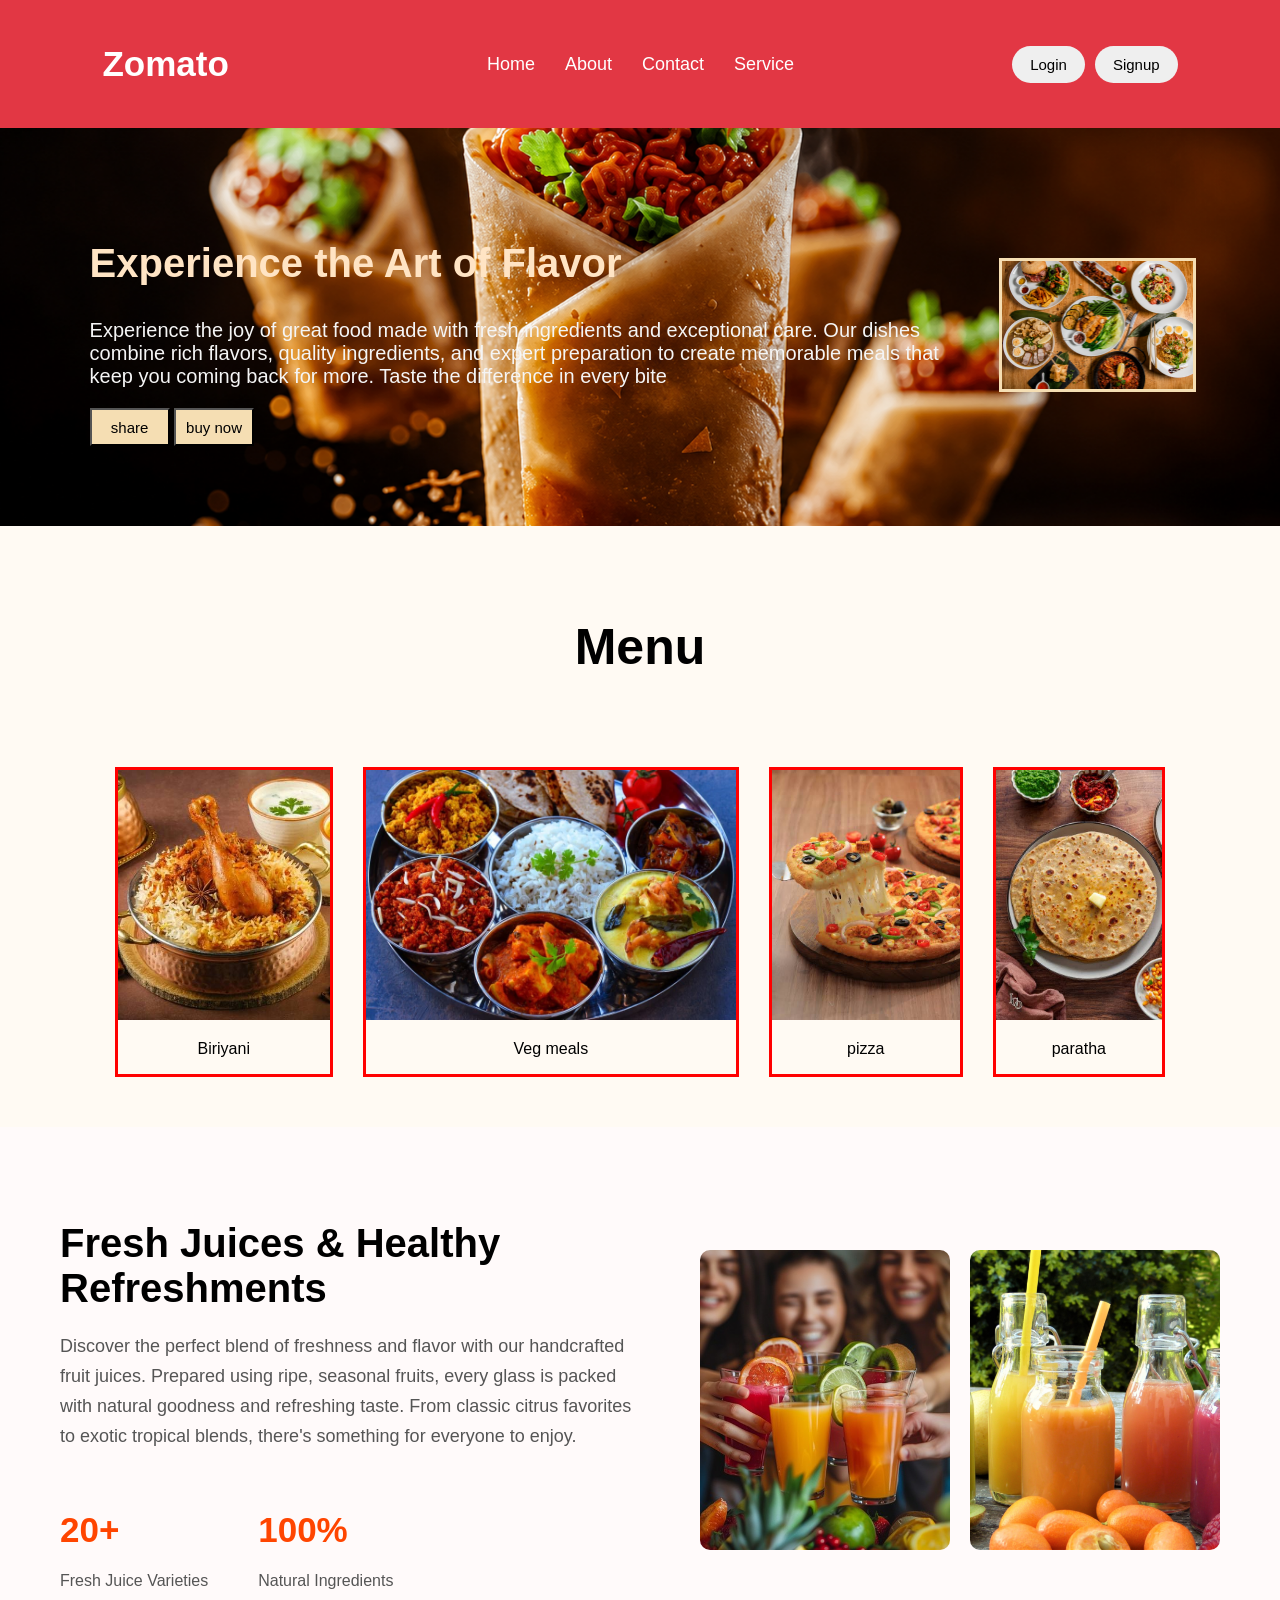
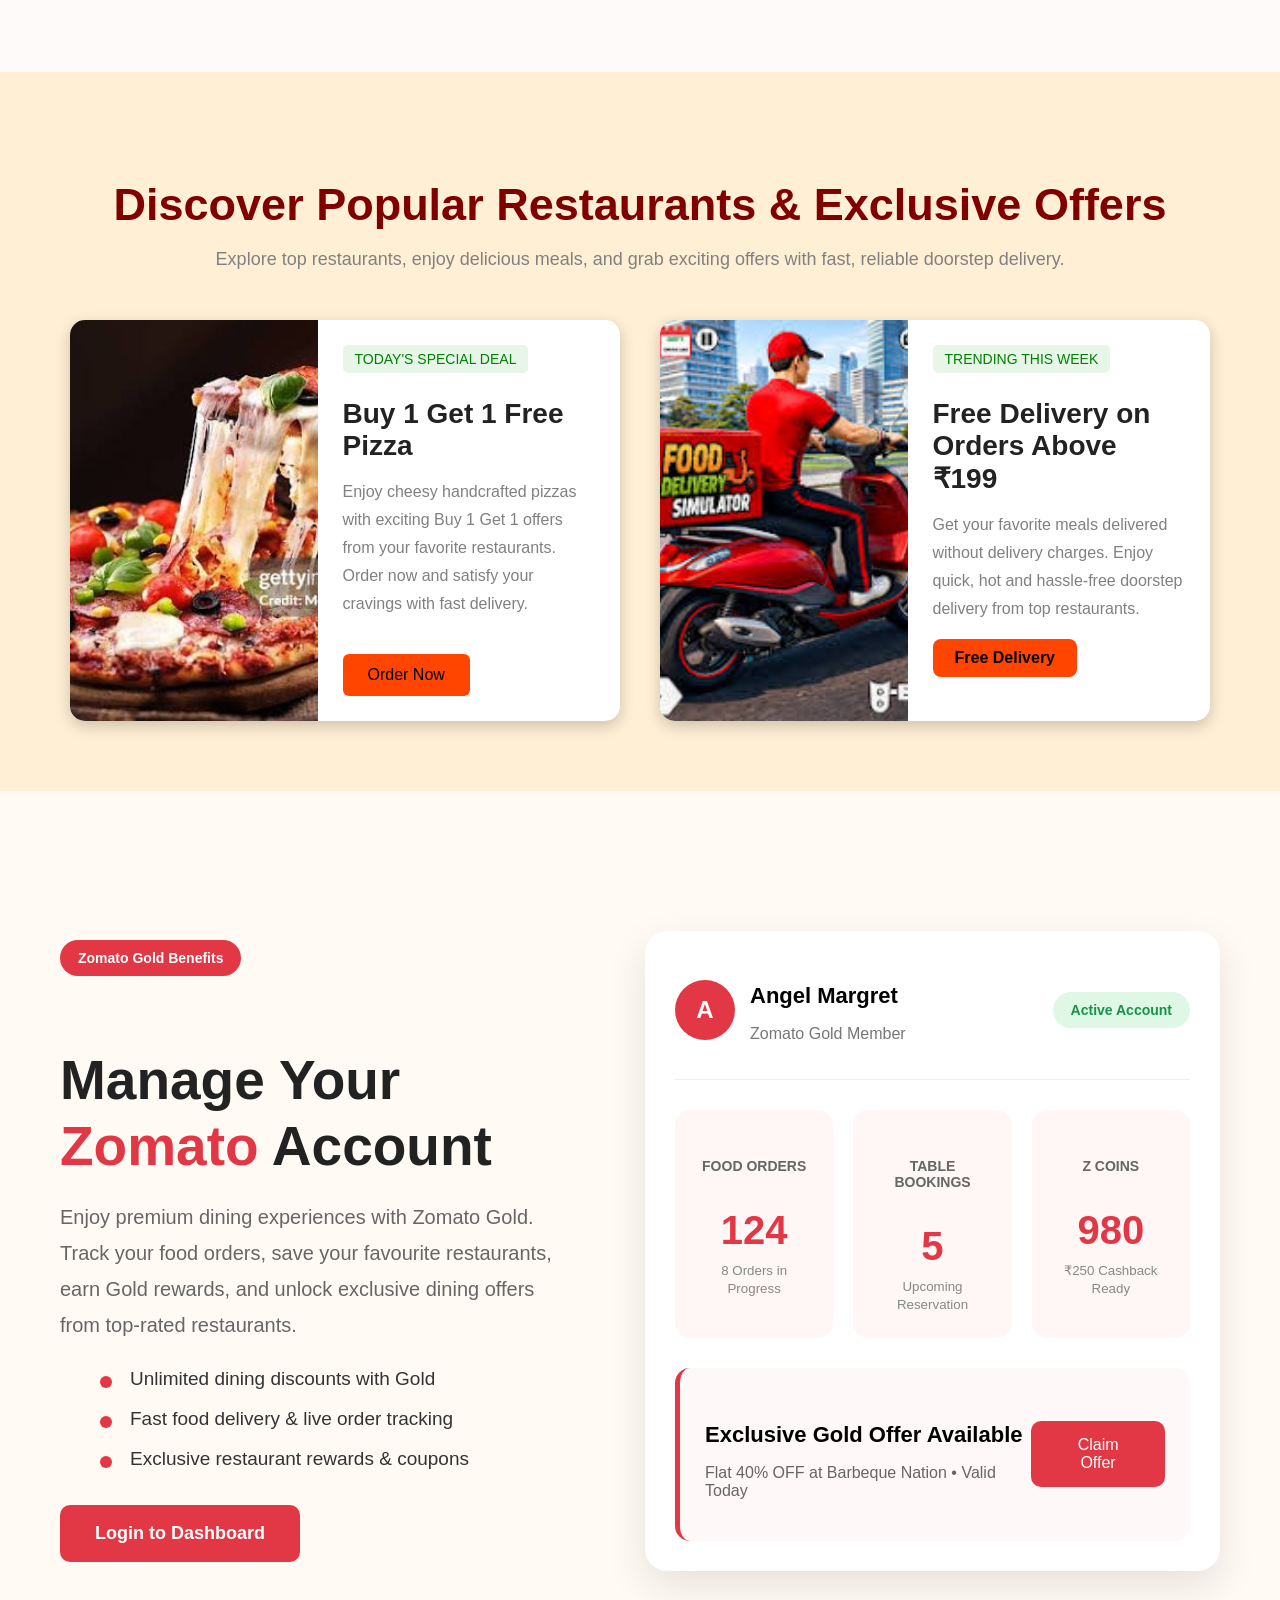
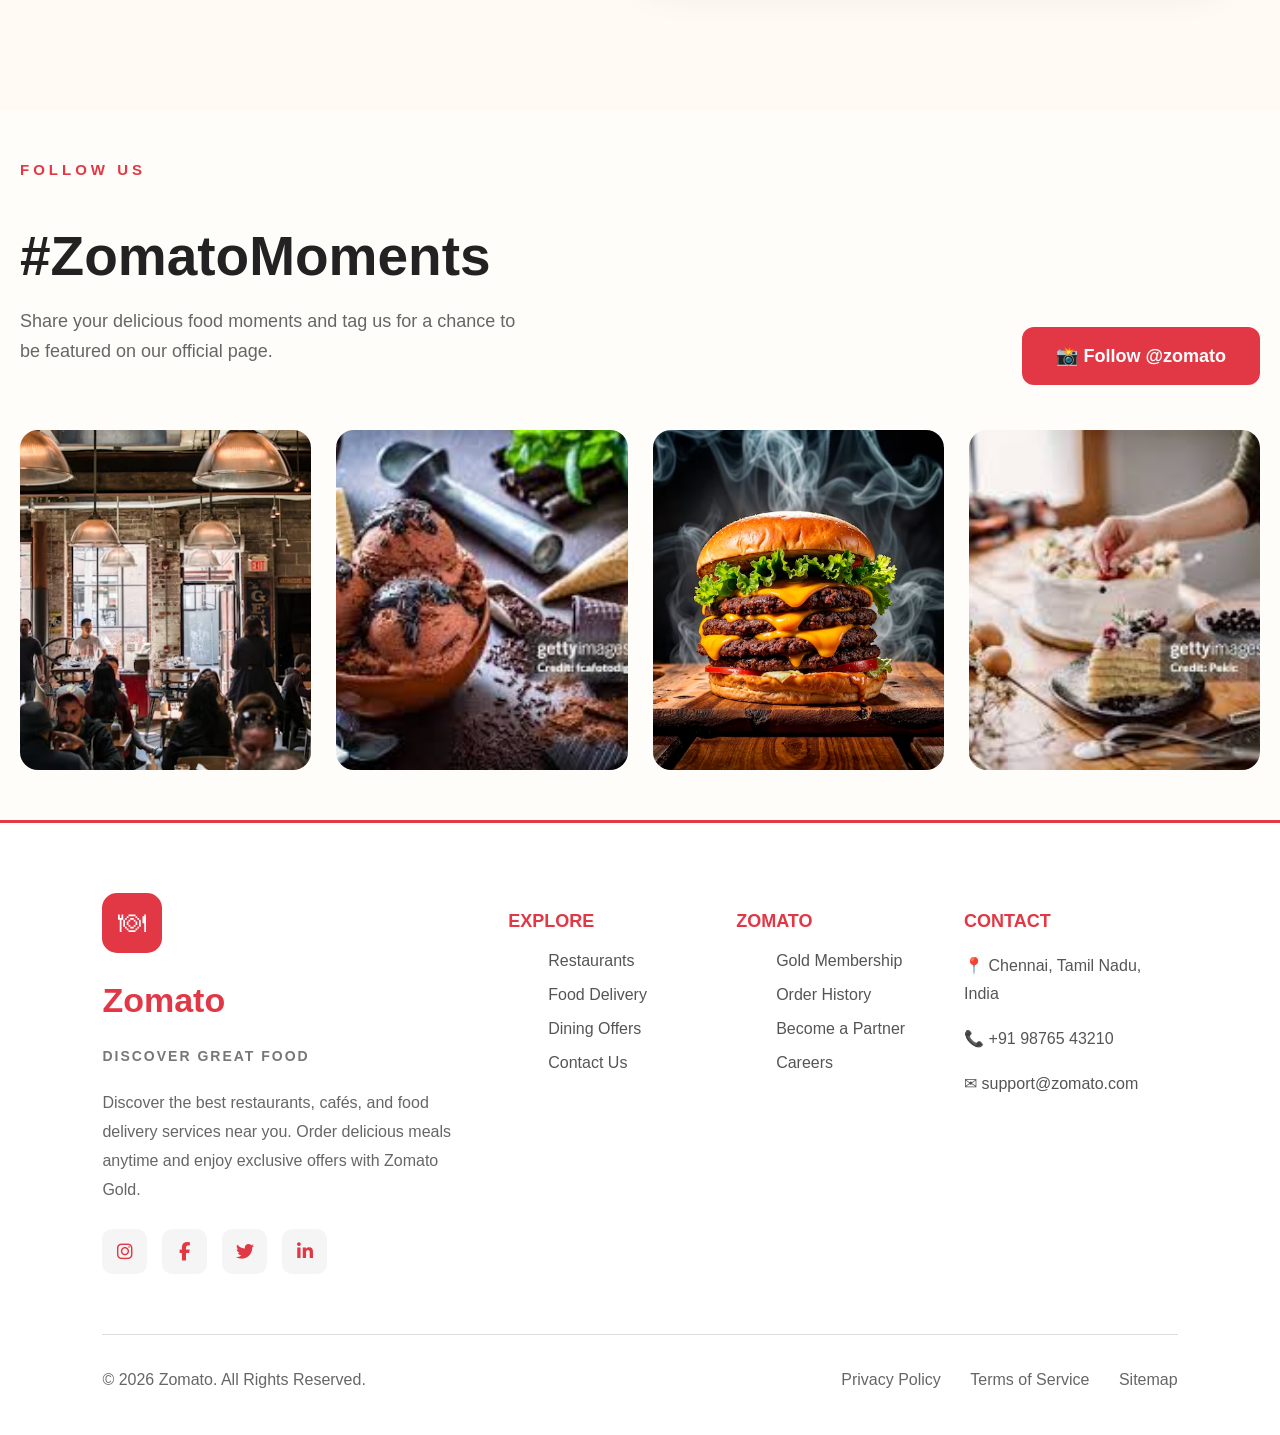
<file: index.html>
<!DOCTYPE html>
<html lang="en">

<head>
    <meta charset="UTF-8">
    <meta name="viewport" content="width=device-width, initial-scale=1.0">
    <title>Zomato</title>
    <link rel="stylesheet" href="index.css">
    <link rel="stylesheet" href="index.js">
    <link rel="stylesheet" href="https://cdnjs.cloudflare.com/ajax/libs/font-awesome/6.7.2/css/all.min.css">
</head>
<script src="index.js"></script>
</body>


<body>
    <nav>

        <div class="Logo">
            <h1>Zomato</h1>
        </div>

        <i class="fa-solid fa-bars menu-toggle" onclick="toggleMenu()"></i>
        <div id="list">
            <ul>
                <li><a href="index.html">Home</a></li>
                <li><a href="about.html">About</a></li>
                <li><a href="contact.html">Contact</a></li>
                <li><a href="service.html">Service</a></li>

                <li class="mobile-btn">
                    <button>Login</button>
                </li>

                <li class="mobile-btn">
                    <button>Signup</button>
                </li>
            </ul>
        </div>

        <div id="btn">
            <button>Login</button>
            <button>Signup</button>
        </div>
    </nav>

    <section id="content">
        <div>
            <h1>Experience the Art of Flavor</h1>
            <p>Experience the joy of great food made with fresh ingredients and exceptional care. Our dishes combine
                rich flavors, quality ingredients, and expert preparation to create memorable meals that keep you coming
                back for more. Taste the difference in every bite</p>
            <button>share</button>
            <button>buy now</button>
        </div>
        <div id="img1">
            <img src="images/image.png">
        </div>
    </section>
    <section id="menu">
        <h1>Menu</h1>
        <div id="items">


            <div class="menu-box">
                <img src="images/biriyani.jpeg">
                <p>Biriyani</p>
            </div>
            <div class="menu-box">
                <img src="images/vegmeal.jpeg">
                <p>Veg meals</p>
            </div>
            <div class="menu-box">
                <img src="images/pizza.jpeg">
                <p>pizza</p>
            </div>
            <div class="menu-box">
                <img src="images/paratha.jpeg">
                <p>paratha</p>
            </div>

        </div>
    </section>
    <section id="about">

        <div class="about-content">

            <div class="about-text">

                <h1>Fresh Juices & Healthy Refreshments</h1>

                <p>
                    Discover the perfect blend of freshness and flavor with our handcrafted fruit juices. Prepared using
                    ripe, seasonal fruits, every glass is packed with natural goodness and refreshing taste. From
                    classic
                    citrus favorites to exotic tropical blends, there's something for everyone to enjoy.

                </p>

                <div class="about-info">

                    <div class="info-box">
                        <h2>20+</h2>
                        <p>Fresh Juice Varieties</p>
                    </div>

                    <div class="info-box">
                        <h2>100%</h2>
                        <p>Natural Ingredients</p>
                    </div>

                </div>

            </div>

            <div class="about-images">
                <img src="images/juice.jpg">
                <img src="images/fresh.png">
            </div>

        </div>

    </section>
    <section id="fooditems">

        <h1 class="section-title">Discover Popular Restaurants & Exclusive Offers</h1>

        <p class="section-description">
            Explore top restaurants, enjoy delicious meals,
            and grab exciting offers with fast, reliable
            doorstep delivery.
        </p>

        <div class="card-container">


            <div class="card">

                <img src="images/pizzaa.jfif" alt="pizza">

                <div class="card-content">

                    <span class="offer">TODAY'S SPECIAL DEAL</span>

                    <h2> Buy 1 Get 1 Free Pizza</h2>

                    <p>
                        Enjoy cheesy handcrafted pizzas with exciting
                        Buy 1 Get 1 offers from your favorite restaurants.
                        Order now and satisfy your cravings with fast delivery.
                    </p>

                    <button>Order Now</button>

                </div>

            </div>


            <div class="card">

                <img src="images/delivery.jfif" alt="delivery">

                <div class="card-content">

                    <span class="offer">TRENDING THIS WEEK</span>

                    <h2>Free Delivery on Orders Above ₹199</h2>

                    <p>
                        Get your favorite meals delivered without delivery
                        charges. Enjoy quick, hot and hassle-free
                        doorstep delivery from top restaurants.
                    </p>

                    <span class="badge">
                        Free Delivery
                    </span>

                </div>

            </div>

        </div>

    </section>
    <section class="zomato-dashboard">

        <!-- Left Content -->
        <div class="left-content">

            <span class="tag">Zomato Gold Benefits</span>

            <h1>Manage Your <span>Zomato</span> Account</h1>

            <p>
                Enjoy premium dining experiences with Zomato Gold. Track your food
                orders, save your favourite restaurants, earn Gold rewards,
                and unlock exclusive dining offers from top-rated restaurants.
            </p>

            <ul>

                <li>Unlimited dining discounts with Gold</li>

                <li>Fast food delivery & live order tracking</li>

                <li>Exclusive restaurant rewards & coupons</li>

            </ul>

            <a href="#" class="dashboard-btn">
                Login to Dashboard
            </a>

        </div>

        <!-- Right Card -->

        <div class="dashboard-card">

            <div class="card-header">

                <div class="profile">

                    <div class="avatar">
                        A
                    </div>

                    <div>

                        <h3>Angel Margret</h3>

                        <p>Zomato Gold Member</p>

                    </div>

                </div>

                <span class="status">
                    Active Account
                </span>

            </div>

            <div class="stats">

                <div class="stat">

                    <h5>FOOD ORDERS</h5>

                    <h2>124</h2>

                    <small>8 Orders in Progress</small>

                </div>

                <div class="stat">

                    <h5>TABLE BOOKINGS</h5>

                    <h2>5</h2>

                    <small>Upcoming Reservation</small>

                </div>

                <div class="stat">

                    <h5>Z COINS</h5>

                    <h2>980</h2>

                    <small>₹250 Cashback Ready</small>

                </div>

            </div>

            <div class="offer-box">

                <div>

                    <h4>Exclusive Gold Offer Available</h4>

                    <p>
                        Flat 40% OFF at Barbeque Nation • Valid Today
                    </p>

                </div>

                <button>
                    Claim Offer
                </button>

            </div>

        </div>

    </section>
    <section class="zomato-gallery">

        <div class="gallery-top">

            <div class="gallery-heading">

                <span>FOLLOW US</span>

                <h2>#ZomatoMoments</h2>

                <p>
                    Share your delicious food moments and tag us for a chance
                    to be featured on our official page.
                </p>

            </div>

            <a href="#" class="follow-btn">
                📸 Follow @zomato
            </a>

        </div>

        <div class="gallery-grid">

            <div class="gallery-card">
                <img src="images/photo-1.avif">
                <div class="overlay">
                    <h3>Delicious Pizza</h3>
                    <p>Flat 40% OFF Today</p>
                </div>
            </div>

            <div class="gallery-card">
                <img src="images/photo-2.jfif">
                <div class="overlay">
                    <h3>Luxury Dining</h3>
                    <p>Zomato Gold Benefits</p>
                </div>
            </div>

            <div class="gallery-card">
                <img src="images/photo-3.avif">
                <div class="overlay">
                    <h3>Fresh Burgers</h3>
                    <p>Fast Delivery</p>
                </div>
            </div>

            <div class="gallery-card">
                <img src="images/photo-4.jfif">
                <div class="overlay">
                    <h3>Sweet Desserts</h3>
                    <p>Order Now</p>
                </div>
            </div>

        </div>

    </section>
    <footer class="zomato-footer">

        <div class="footer-top">

            <div class="footer-logo">

                <div class="logo-box">
                    🍽
                </div>

                <div>

                    <h2>Zomato</h2>

                    <span>DISCOVER GREAT FOOD</span>

                </div>

                <p>
                    Discover the best restaurants, cafés, and food delivery
                    services near you. Order delicious meals anytime and enjoy
                    exclusive offers with Zomato Gold.
                </p>

                <div class="social-icons">

                    <a href="#"><i class="fab fa-instagram"></i></a>

                    <a href="#"><i class="fab fa-facebook-f"></i></a>

                    <a href="#"><i class="fab fa-twitter"></i></a>

                    <a href="#"><i class="fab fa-linkedin-in"></i></a>

                </div>

            </div>

            <div class="footer-links">

                <h3>EXPLORE</h3>

                <ul>

                    <li><a href="#">Restaurants</a></li>

                    <li><a href="#">Food Delivery</a></li>

                    <li><a href="#">Dining Offers</a></li>

                    <li><a href="#">Contact Us</a></li>

                </ul>

            </div>

            <div class="footer-links">

                <h3>ZOMATO</h3>

                <ul>

                    <li><a href="#">Gold Membership</a></li>

                    <li><a href="#">Order History</a></li>

                    <li><a href="#">Become a Partner</a></li>

                    <li><a href="#">Careers</a></li>

                </ul>

            </div>

            <div class="footer-contact">

                <h3>CONTACT</h3>

                <p>📍 Chennai, Tamil Nadu, India</p>

                <p>📞 +91 98765 43210</p>

                <p>✉ support@zomato.com</p>

            </div>

        </div>

        <hr>

        <div class="footer-bottom">

            <p>
                © 2026 Zomato. All Rights Reserved.
            </p>

            <div>

                <a href="#">Privacy Policy</a>

                <a href="#">Terms of Service</a>

                <a href="#">Sitemap</a>

            </div>

        </div>

    </footer>
    



</body>

</html>
</file>
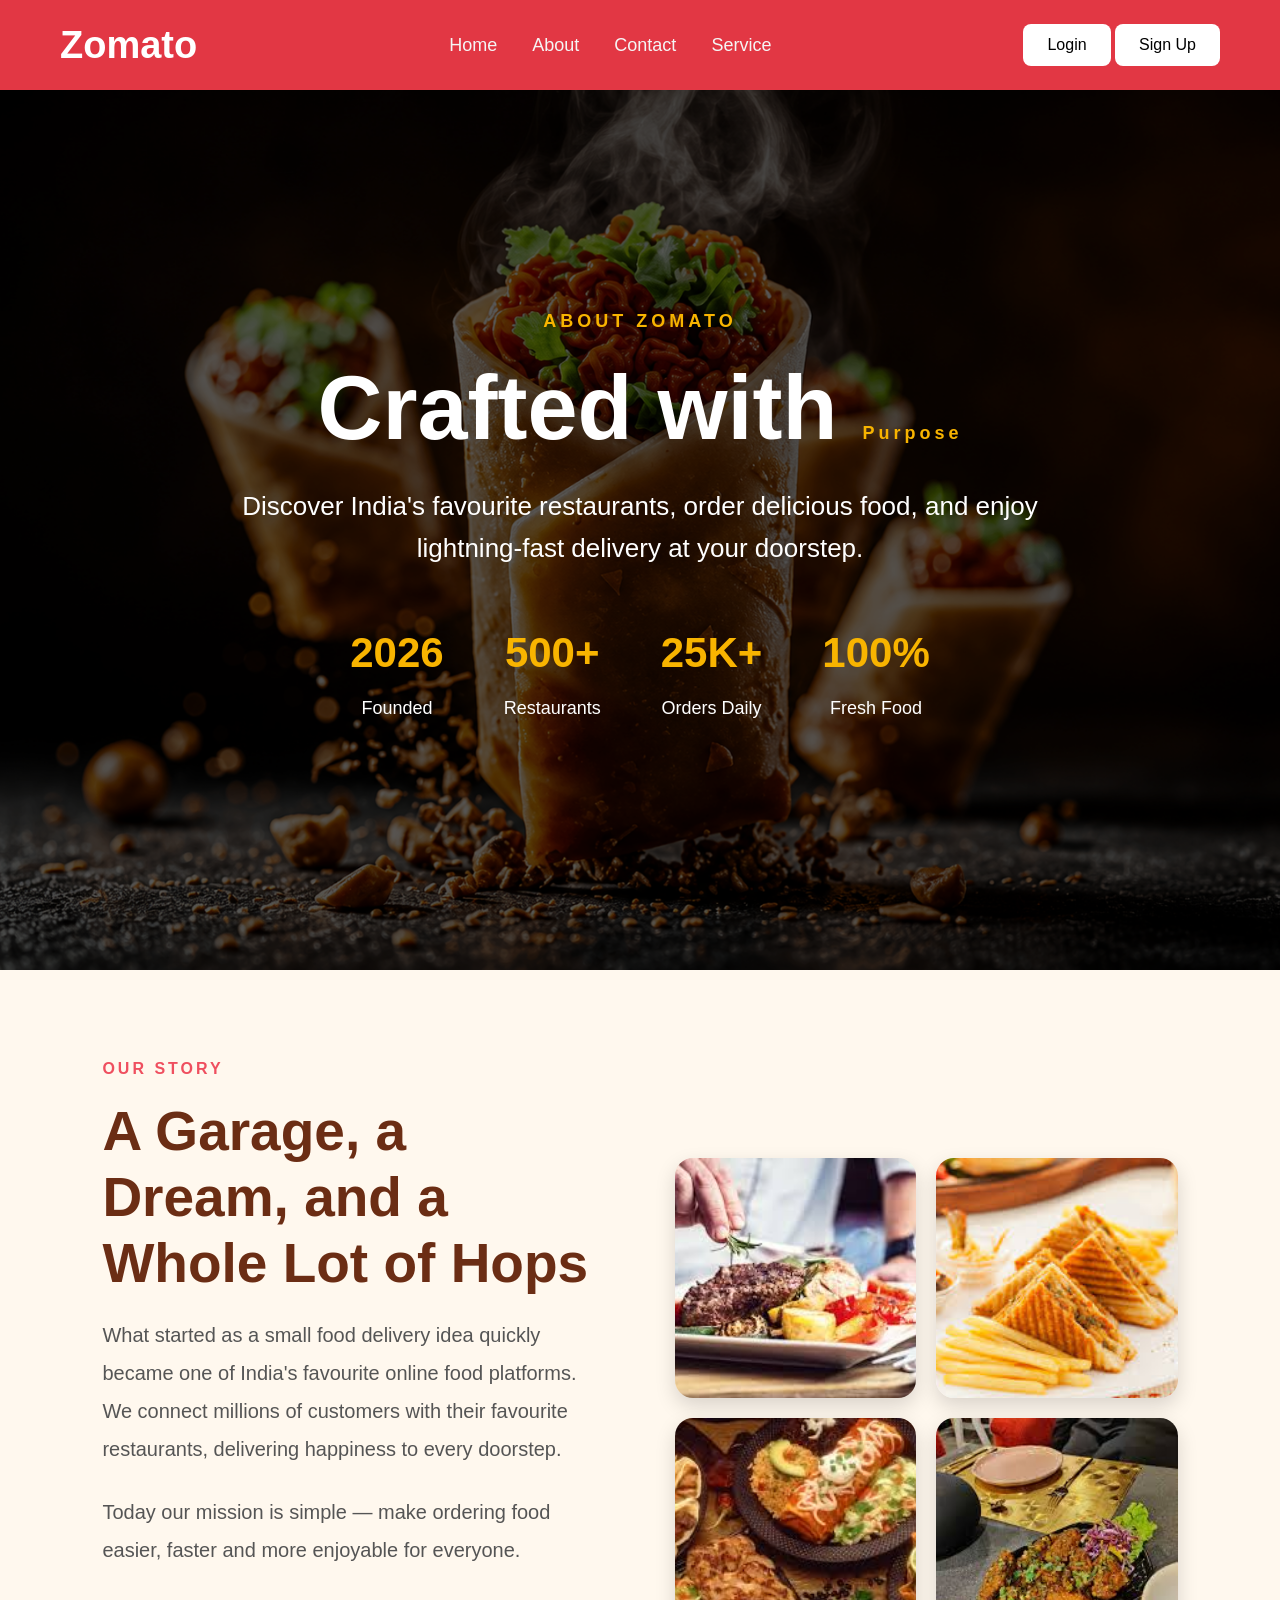
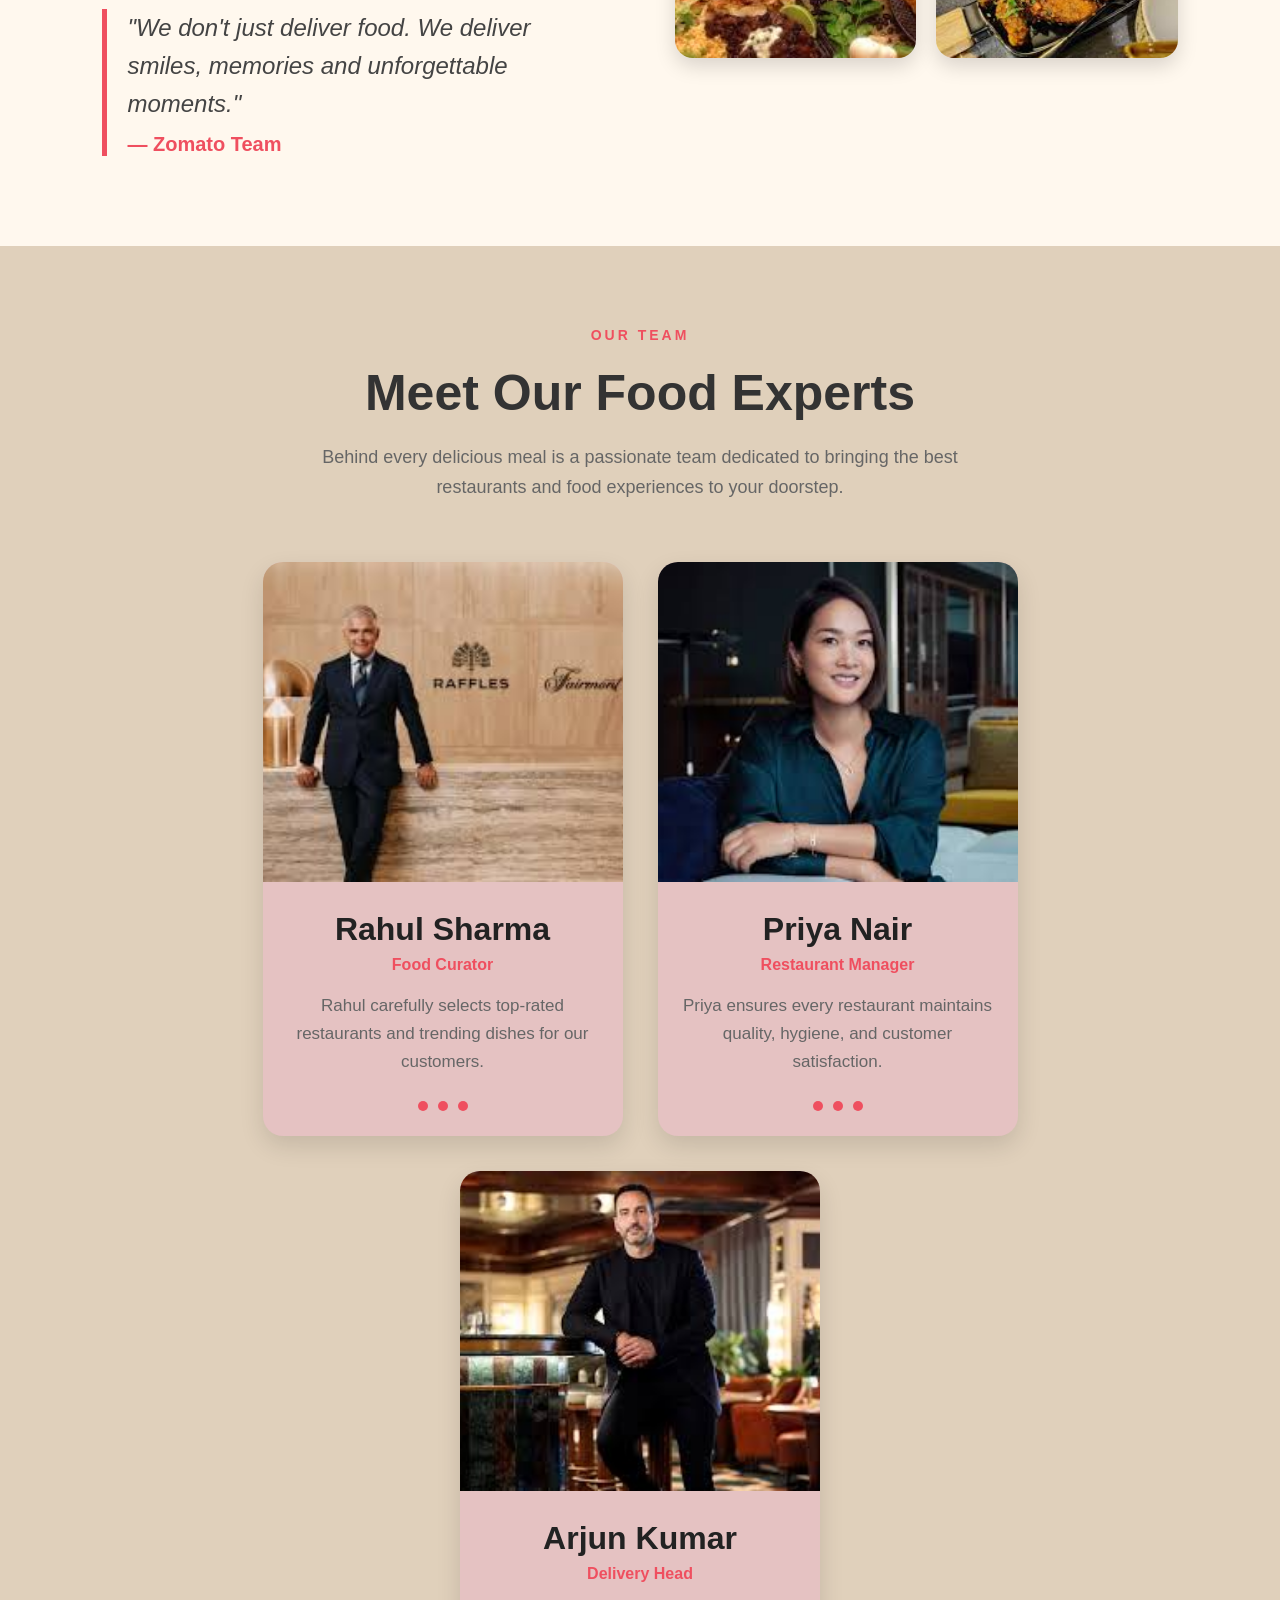
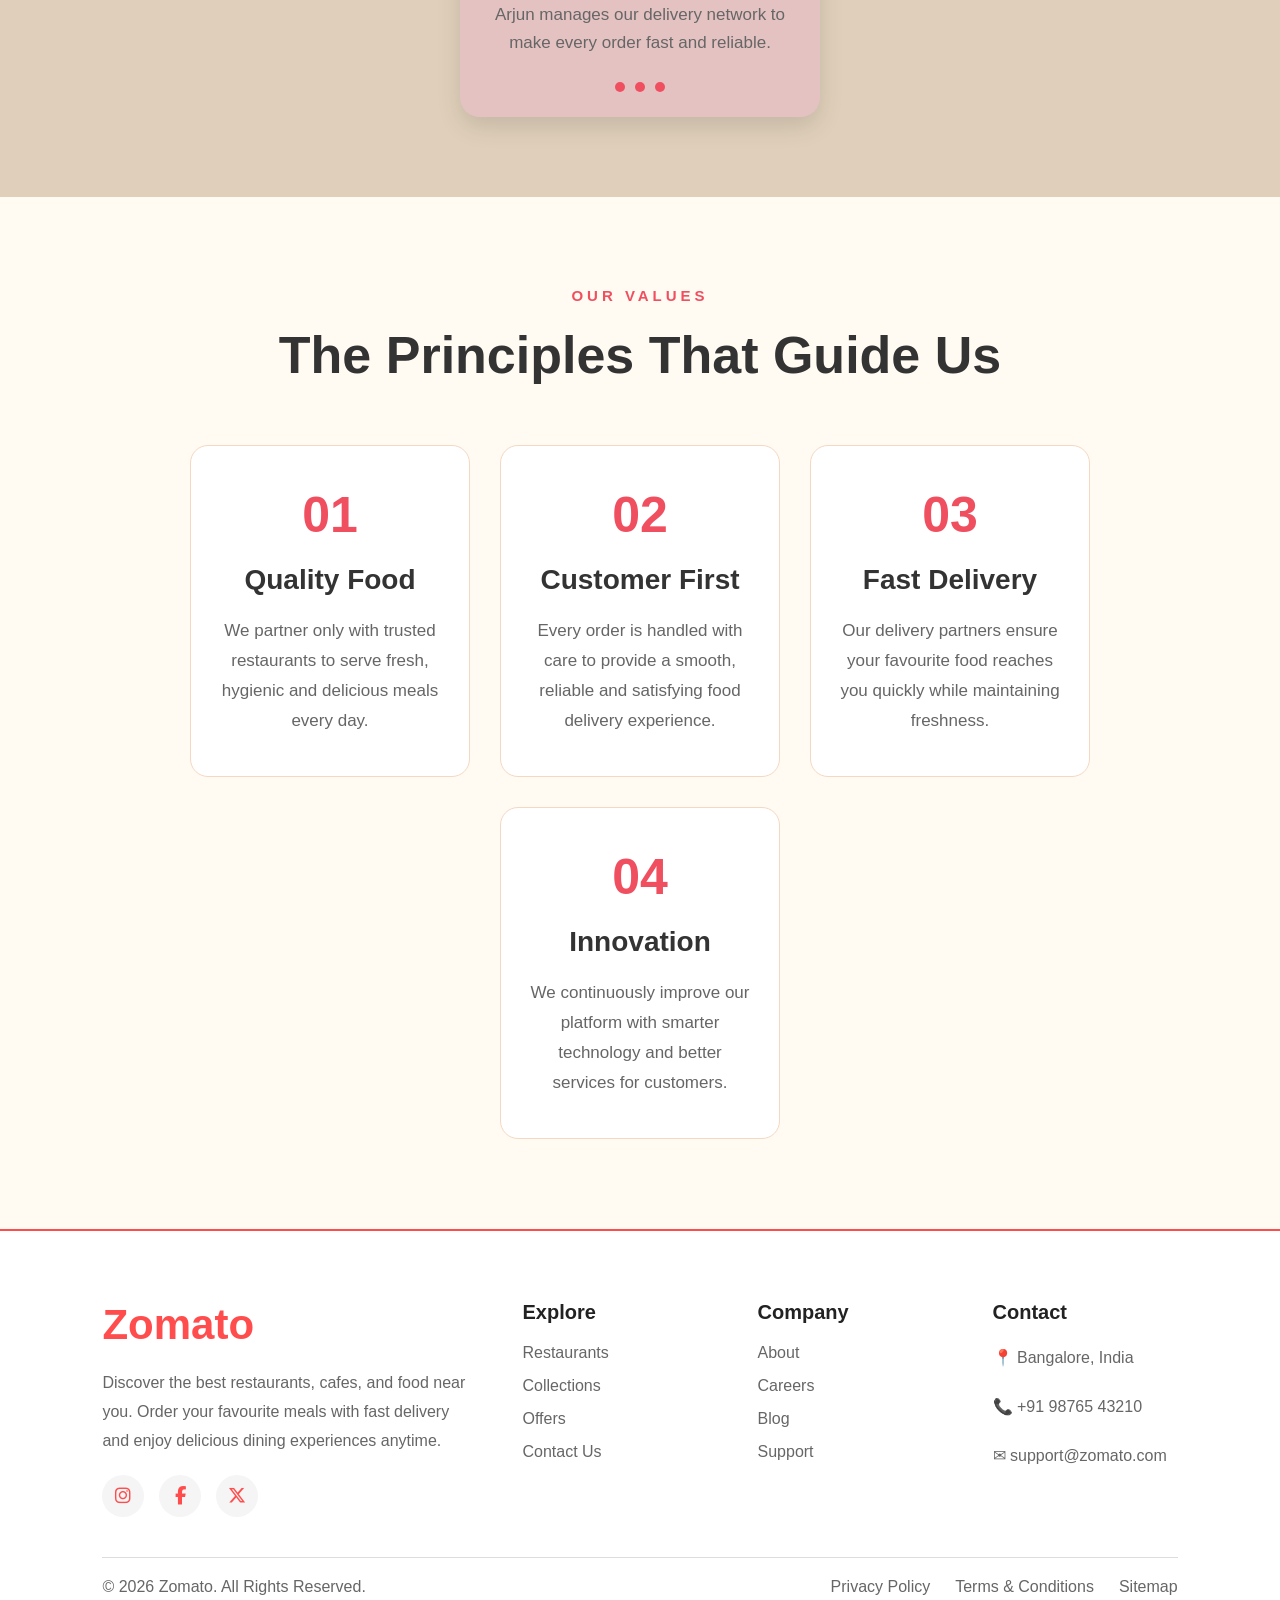
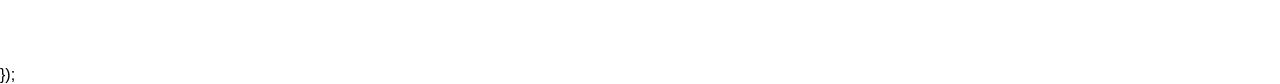
<file: about.html>
<!DOCTYPE html>
<html lang="en">

<head>
    <meta charset="UTF-8">
    <meta name="viewport" content="width=device-width, initial-scale=1.0">
    <title>About | Zomato</title>

    <link rel="stylesheet" href="about.css">

    <link rel="stylesheet" href="https://cdnjs.cloudflare.com/ajax/libs/font-awesome/6.7.2/css/all.min.css">
</head>

<body>

    <!-- ================= NAVBAR ================= -->

    <nav>

        <div class="logo">
            <h1>Zomato</h1>
        </div>

        <ul class="nav-links">
            <li><a href="index.html">Home</a></li>
            <li><a href="about.html">About</a></li>
            <li><a href="contact.html">Contact</a></li>
            <li><a href="service.html">Service</a></li>
        </ul>
        <div class="buttons">
            <button class="login">Login</button>
            <button class="signup">Sign Up</button>
        </div>
        <div class="menu-toggle">
            <i class="fa-solid fa-bars"></i>
        </div>

    </nav>

    <!-- ================= HERO ================= -->

    <section class="hero">

        <div class="overlay"></div>

        <div class="hero-content">

            <span>ABOUT ZOMATO</span>

            <h1>
                Crafted with
                <span class="color">Purpose</span>
            </h1>

            <p>

                Discover India's favourite restaurants,
                order delicious food, and enjoy
                lightning-fast delivery at your doorstep.

            </p>

            <div class="stats">

                <div>
                    <h2>2026</h2>
                    <p>Founded</p>
                </div>

                <div>
                    <h2>500+</h2>
                    <p>Restaurants</p>
                </div>

                <div>
                    <h2>25K+</h2>
                    <p>Orders Daily</p>
                </div>

                <div>
                    <h2>100%</h2>
                    <p>Fresh Food</p>
                </div>

            </div>

        </div>

    </section>
    <section class="about-story">

        <div class="about-container">

            <div class="about-text">

                <span class="sub-title">OUR STORY</span>

                <h2>
                    A Garage, a Dream,
                    and a Whole Lot of Hops
                </h2>

                <p>
                    What started as a small food delivery idea quickly became
                    one of India's favourite online food platforms. We connect
                    millions of customers with their favourite restaurants,
                    delivering happiness to every doorstep.
                </p>

                <p>
                    Today our mission is simple — make ordering food
                    easier, faster and more enjoyable for everyone.
                </p>

                <div class="quote">

                    <p>
                        "We don't just deliver food. We deliver smiles,
                        memories and unforgettable moments."
                    </p>

                    <span>— Zomato Team</span>

                </div>

            </div>

            <div class="about-images">

                <img src="images/food1.jfif" alt="food1">
                <img src="images/food2.jfif" alt="food2">
                <img src="images/food3.jfif" alt="food3">
                <img src="images/food4.jfif" alt="food4">

            </div>

        </div>

    </section>
    <section id="team">

        <span class="team-tag">OUR TEAM</span>

        <h1>Meet Our Food Experts</h1>

        <p class="team-text">
            Behind every delicious meal is a passionate team dedicated to
            bringing the best restaurants and food experiences to your doorstep.
        </p>

        <div class="team-container">

            <div class="team-card">

                <img src="images/ceo1.jfif" alt="Team">

                <div class="team-content">

                    <h2>Rahul Sharma</h2>

                    <h4>Food Curator</h4>

                    <p>
                        Rahul carefully selects top-rated restaurants and
                        trending dishes for our customers.
                    </p>

                    <div class="dots">
                        <span></span>
                        <span></span>
                        <span></span>
                    </div>

                </div>

            </div>

            <div class="team-card">

                <img src="images/ceo2.jfif" alt="Team">

                <div class="team-content">

                    <h2>Priya Nair</h2>

                    <h4>Restaurant Manager</h4>

                    <p>
                        Priya ensures every restaurant maintains quality,
                        hygiene, and customer satisfaction.
                    </p>

                    <div class="dots">
                        <span></span>
                        <span></span>
                        <span></span>
                    </div>

                </div>

            </div>

            <div class="team-card">

                <img src="images/ceo3.jfif" alt="Team">

                <div class="team-content">

                    <h2>Arjun Kumar</h2>

                    <h4>Delivery Head</h4>

                    <p>
                        Arjun manages our delivery network to make every
                        order fast and reliable.
                    </p>

                    <div class="dots">
                        <span></span>
                        <span></span>
                        <span></span>
                    </div>

                </div>

            </div>

        </div>

    </section>
    <section id="principles">

        <span class="small-title">OUR VALUES</span>

        <h1>The Principles That Guide Us</h1>

        <div class="principles-container">

            <div class="principle-card">
                <h2>01</h2>
                <h3>Quality Food</h3>
                <p>
                    We partner only with trusted restaurants to serve fresh,
                    hygienic and delicious meals every day.
                </p>
            </div>

            <div class="principle-card">
                <h2>02</h2>
                <h3>Customer First</h3>
                <p>
                    Every order is handled with care to provide a smooth,
                    reliable and satisfying food delivery experience.
                </p>
            </div>

            <div class="principle-card">
                <h2>03</h2>
                <h3>Fast Delivery</h3>
                <p>
                    Our delivery partners ensure your favourite food reaches
                    you quickly while maintaining freshness.
                </p>
            </div>

            <div class="principle-card">
                <h2>04</h2>
                <h3>Innovation</h3>
                <p>
                    We continuously improve our platform with smarter
                    technology and better services for customers.
                </p>
            </div>

        </div>

    </section>
    <footer class="footer">

        <div class="footer-container">

            <!-- Left -->
            <div class="footer-box">
               <h2 class="footer-logo">Zomato</h2>

                <p>
                    Discover the best restaurants, cafes, and food near you.
                    Order your favourite meals with fast delivery and enjoy
                    delicious dining experiences anytime.
                </p>

                <div class="social-icons">
                    <a href="#"><i class="fa-brands fa-instagram"></i></a>
                    <a href="#"><i class="fa-brands fa-facebook-f"></i></a>
                    <a href="#"><i class="fa-brands fa-x-twitter"></i></a>
                </div>
            </div>

            <!-- Explore -->
            <div class="footer-box">
                <h3>Explore</h3>

                <ul>
                    <li><a href="#">Restaurants</a></li>
                    <li><a href="#">Collections</a></li>
                    <li><a href="#">Offers</a></li>
                    <li><a href="#">Contact Us</a></li>
                </ul>

            </div>

            <!-- Company -->
            <div class="footer-box">

                <h3>Company</h3>

                <ul>
                    <li><a href="#">About</a></li>
                    <li><a href="#">Careers</a></li>
                    <li><a href="#">Blog</a></li>
                    <li><a href="#">Support</a></li>
                </ul>

            </div>

            <!-- Contact -->
            <div class="footer-box">

                <h3>Contact</h3>

                <p>📍 Bangalore, India</p>
                <p>📞 +91 98765 43210</p>
                <p>✉ support@zomato.com</p>

            </div>

        </div>

        <hr>

        <div class="footer-bottom">

            <p>© 2026 Zomato. All Rights Reserved.</p>

            <div class="footer-links">
                <a href="#">Privacy Policy</a>
                <a href="#">Terms & Conditions</a>
                <a href="#">Sitemap</a>
            </div>

        </div>

    </footer>
    <script>
const menu = document.querySelector(".menu-toggle");
const navLinks = document.querySelector(".nav-links");

menu.addEventListener("click", () => {
    navLinks.classList.toggle("active");
});
</script>
});
</script>
</body>

</html>
</file>
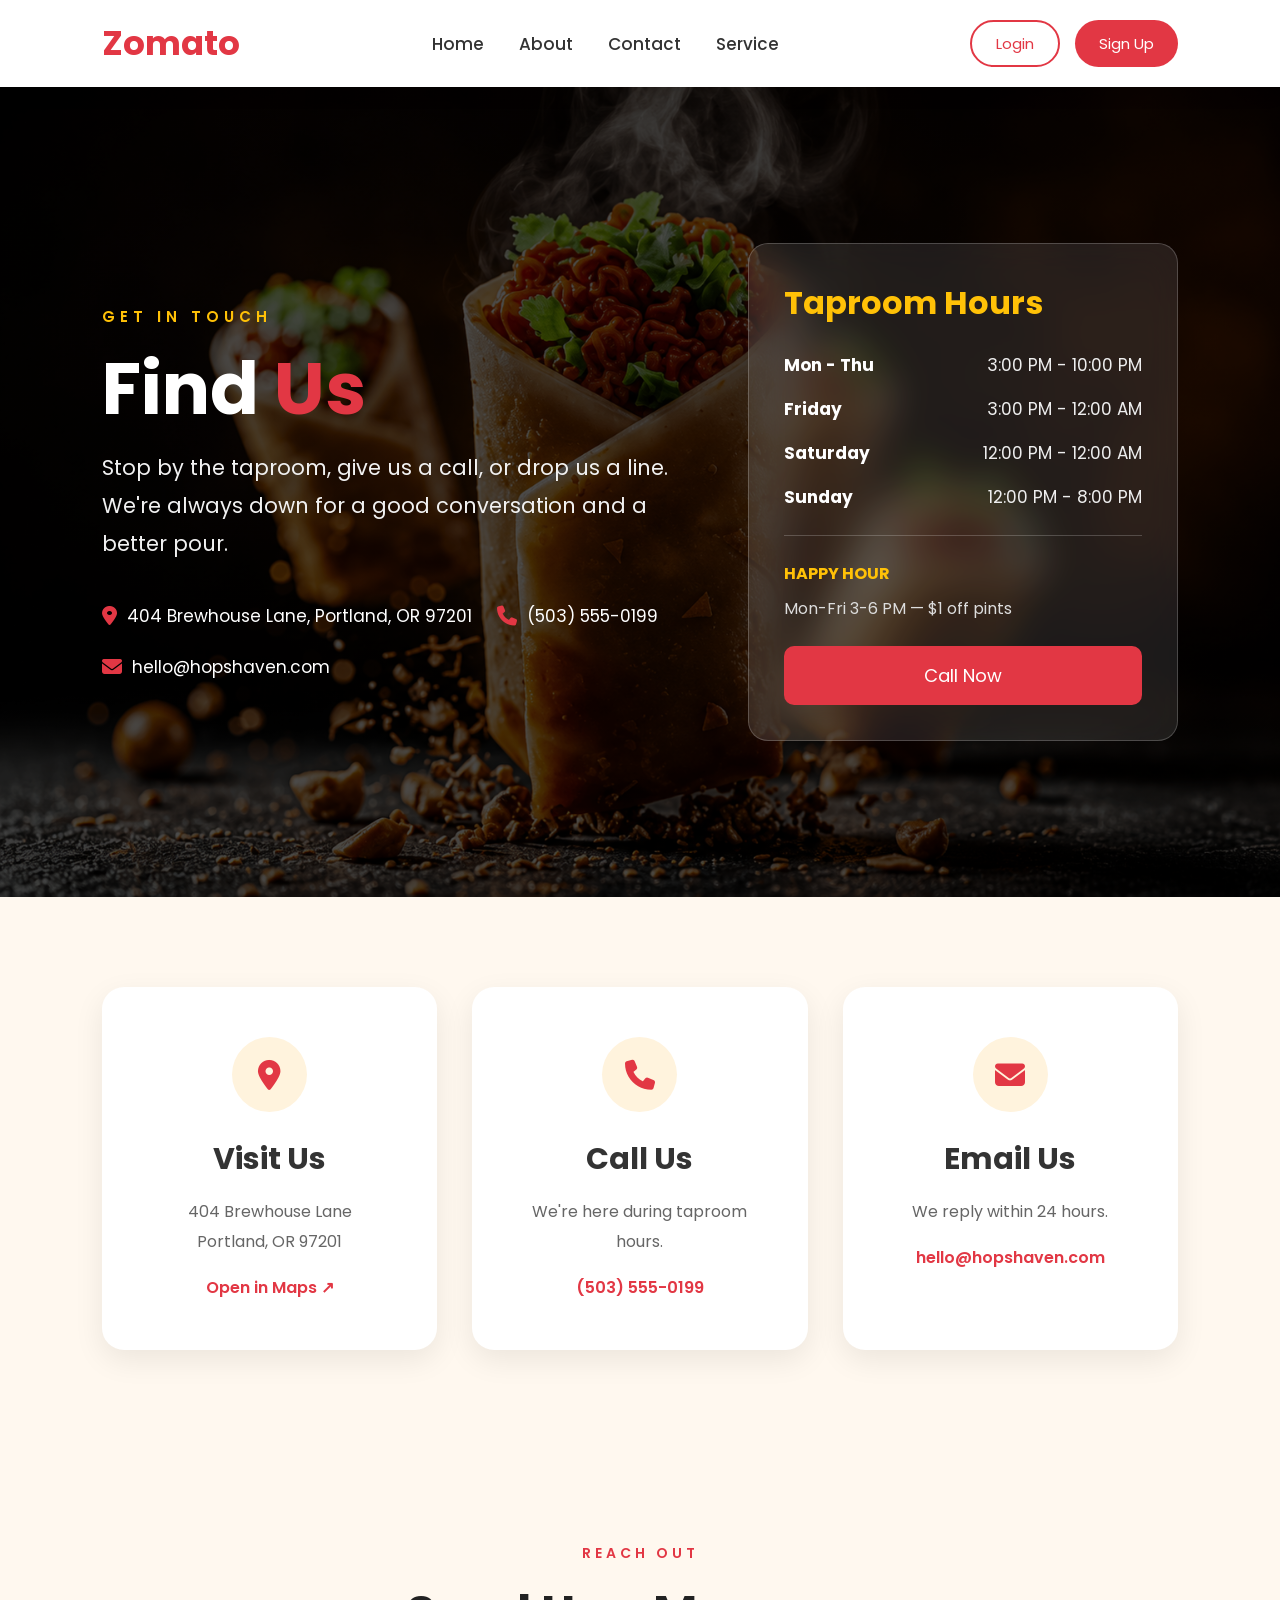
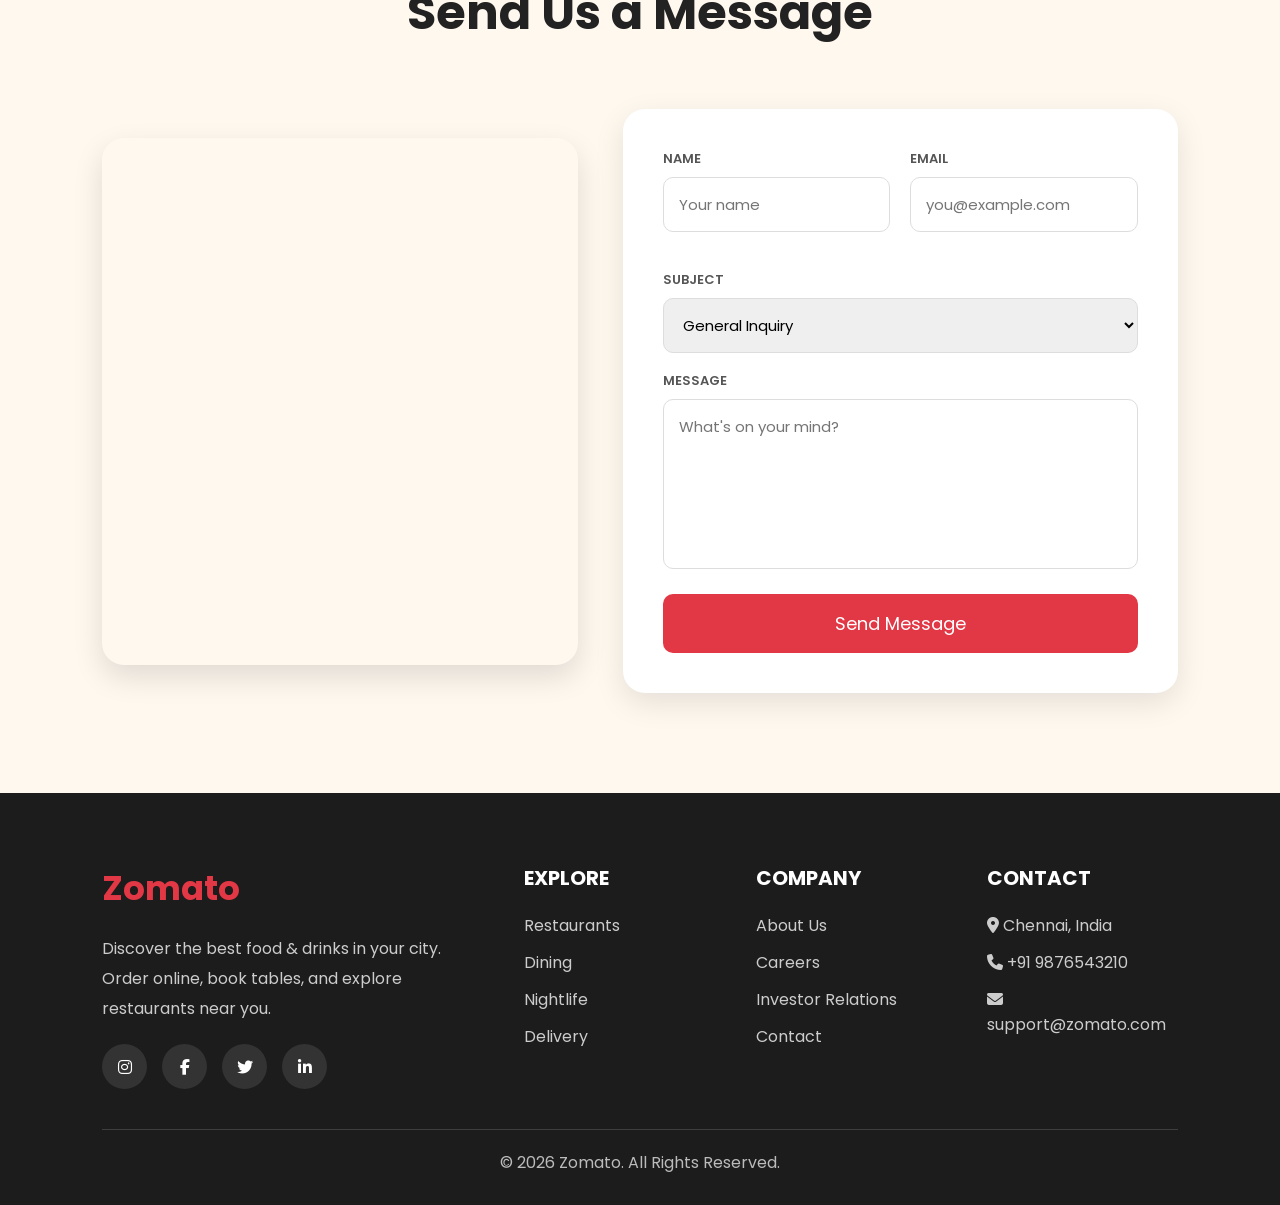
<file: contact.html>
<!DOCTYPE html>
<html lang="en">

<head>
    <meta charset="UTF-8">
    <meta name="viewport" content="width=device-width, initial-scale=1.0">
    <title>Contact | Hops Haven</title>

    <link rel="stylesheet" href="contact.css">

    <link rel="stylesheet" href="https://cdnjs.cloudflare.com/ajax/libs/font-awesome/6.7.2/css/all.min.css">
</head>

<body>
    <nav>
        <div class="logo">
            <h1>Zomato</h1>
        </div>

        <ul class="nav-links">
            <li><a href="index.html">Home</a></li>
            <li><a href="about.html">About</a></li>
            <li><a href="contact.html">Contact</a></li>
            <li><a href="service.html">Service</a></li>
        </ul>

        <div class="buttons">
            <button class="login">Login</button>
            <button class="signup">Sign Up</button>
        </div>
        <div class="menu-toggle">
            <i class="fa-solid fa-bars"></i>
        </div>
    </nav>


    <section class="contact-hero">
        <div class="contact-container">

            <!-- Left Content -->
            <div class="contact-left">

                <span>GET IN TOUCH</span>

                <h1>Find <span>Us</span></h1>

                <p>
                    Stop by the taproom, give us a call, or drop us a line.
                    We're always down for a good conversation and a better pour.
                </p>

                <div class="contact-info">

                    <div>
                        <i class="fa-solid fa-location-dot"></i>
                        <span>404 Brewhouse Lane, Portland, OR 97201</span>
                    </div>

                    <div>
                        <i class="fa-solid fa-phone"></i>
                        <span>(503) 555-0199</span>
                    </div>

                    <div>
                        <i class="fa-solid fa-envelope"></i>
                        <span>hello@hopshaven.com</span>
                    </div>

                </div>

            </div>

            <!-- Right Card -->
            <div class="hours-card">

                <h2>Taproom Hours</h2>

                <div class="hours-row">
                    <strong>Mon - Thu</strong>
                    <span>3:00 PM - 10:00 PM</span>
                </div>

                <div class="hours-row">
                    <strong>Friday</strong>
                    <span>3:00 PM - 12:00 AM</span>
                </div>

                <div class="hours-row">
                    <strong>Saturday</strong>
                    <span>12:00 PM - 12:00 AM</span>
                </div>

                <div class="hours-row">
                    <strong>Sunday</strong>
                    <span>12:00 PM - 8:00 PM</span>
                </div>

                <hr>

                <div class="happy-hour">
                    <h4>HAPPY HOUR</h4>
                    <p>Mon-Fri 3-6 PM — $1 off pints</p>
                </div>

                <button class="call-btn">
                    Call Now
                </button>

            </div>

        </div>
    </section>
    <section class="contact-cards">

        <div class="card">
            <i class="fa-solid fa-location-dot"></i>
            <h3>Visit Us</h3>
            <p>404 Brewhouse Lane</p>
            <p>Portland, OR 97201</p>
            <a href="#">Open in Maps ↗</a>
        </div>

        <div class="card">
            <i class="fa-solid fa-phone"></i>
            <h3>Call Us</h3>
            <p>We're here during taproom hours.</p>
            <a href="#">(503) 555-0199</a>
        </div>

        <div class="card">
            <i class="fa-solid fa-envelope"></i>
            <h3>Email Us</h3>
            <p>We reply within 24 hours.</p>
            <a href="#">hello@hopshaven.com</a>
        </div>

    </section>
    <section class="contact-form-section">

        <div class="section-title">
            <span>REACH OUT</span>
            <h2>Send Us a Message</h2>
        </div>

        <div class="form-container">

            <!-- Map -->
            <div class="map-box">
                <iframe src="https://www.google.com/maps/embed?pb=" allowfullscreen="" loading="lazy">
                </iframe>
            </div>

            <!-- Form -->
            <div class="contact-form">

                <div class="input-row">
                    <div>
                        <label>NAME</label>
                        <input type="text" placeholder="Your name">
                    </div>

                    <div>
                        <label>EMAIL</label>
                        <input type="email" placeholder="you@example.com">
                    </div>
                </div>

                <label>SUBJECT</label>
                <select>
                    <option>General Inquiry</option>
                    <option>Feedback</option>
                    <option>Support</option>
                </select>

                <label>MESSAGE</label>
                <textarea placeholder="What's on your mind?"></textarea>

                <button>Send Message</button>

            </div>

        </div>

    </section>
    <!-- Footer Section -->
    <footer class="footer">

        <div class="footer-container">

            <!-- Logo -->
            <div class="footer-col">
                <h2 class="footer-logo">Zomato</h2>
                <p>
                    Discover the best food & drinks in your city.
                    Order online, book tables, and explore restaurants near you.
                </p>

                <div class="social-icons">
                    <a href="#"><i class="fa-brands fa-instagram"></i></a>
                    <a href="#"><i class="fa-brands fa-facebook-f"></i></a>
                    <a href="#"><i class="fa-brands fa-twitter"></i></a>
                    <a href="#"><i class="fa-brands fa-linkedin-in"></i></a>
                </div>
            </div>

            <!-- Explore -->
            <div class="footer-col">
                <h3>EXPLORE</h3>
                <ul>
                    <li><a href="#">Restaurants</a></li>
                    <li><a href="#">Dining</a></li>
                    <li><a href="#">Nightlife</a></li>
                    <li><a href="#">Delivery</a></li>
                </ul>
            </div>

            <!-- Company -->
            <div class="footer-col">
                <h3>COMPANY</h3>
                <ul>
                    <li><a href="#">About Us</a></li>
                    <li><a href="#">Careers</a></li>
                    <li><a href="#">Investor Relations</a></li>
                    <li><a href="#">Contact</a></li>
                </ul>
            </div>

            <!-- Contact -->
            <div class="footer-col">
                <h3>CONTACT</h3>
                <ul>
                    <li><i class="fa-solid fa-location-dot"></i> Chennai, India</li>
                    <li><i class="fa-solid fa-phone"></i> +91 9876543210</li>
                    <li><i class="fa-solid fa-envelope"></i> support@zomato.com</li>
                </ul>
            </div>

        </div>

        <hr>

        <div class="footer-bottom">
            <p>© 2026 Zomato. All Rights Reserved.</p>
        </div>

    </footer>
    <script>
        const menu = document.querySelector(".menu-toggle");
        const nav = document.querySelector(".nav-links");

        menu.onclick = function () {
            nav.classList.toggle("active");
        }
    </script>
</body>

</html>
</file>
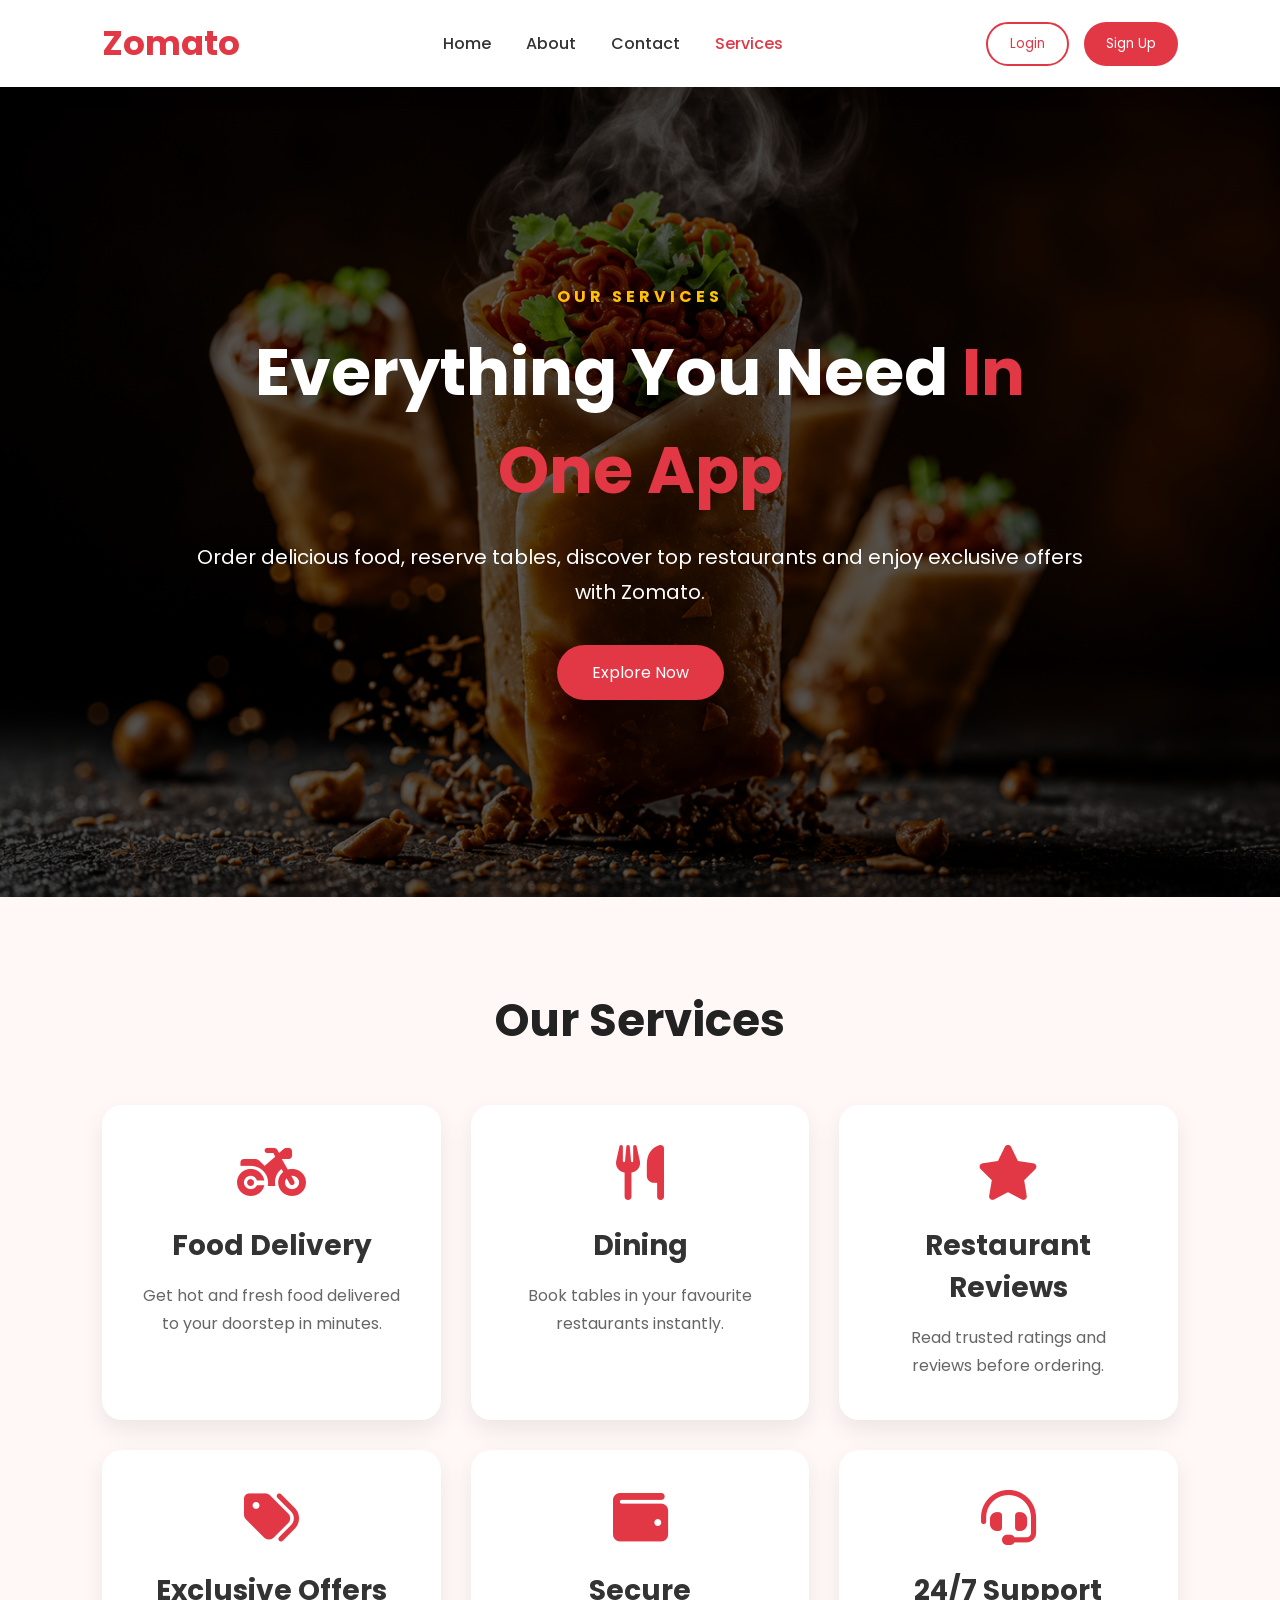
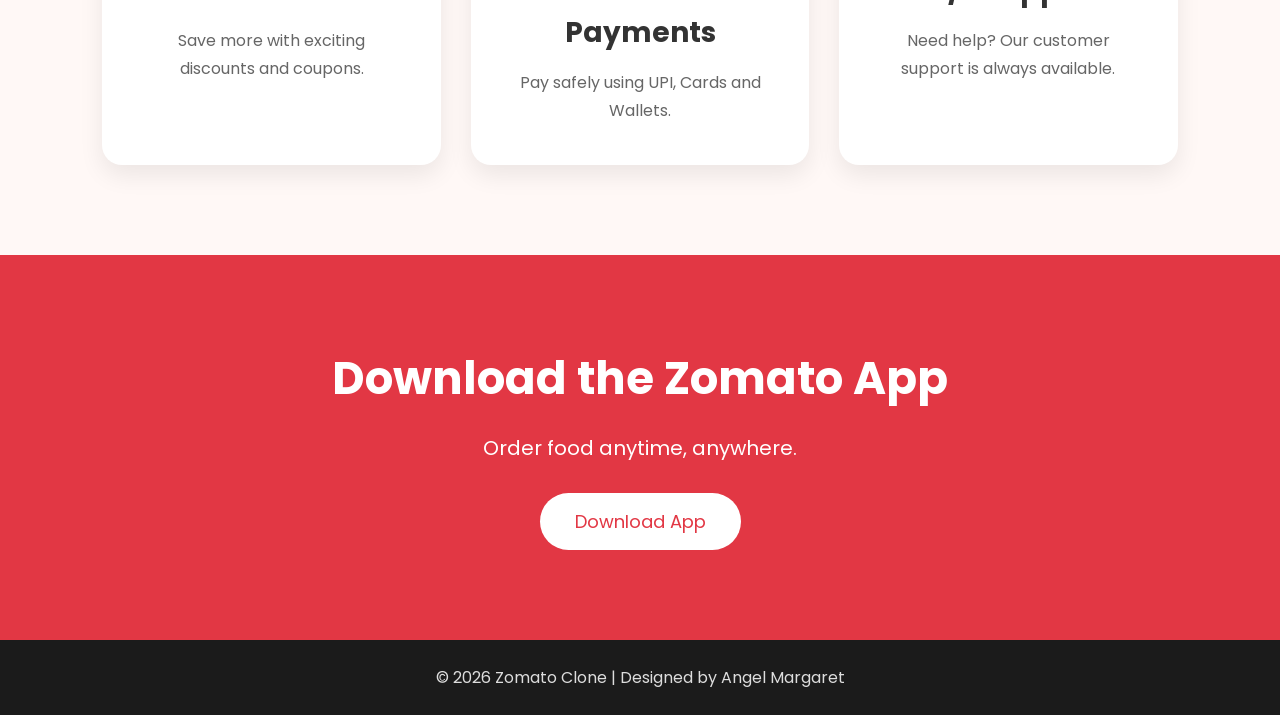
<file: service.html>
<!DOCTYPE html>
<html lang="en">
<head>
<meta charset="UTF-8">
<meta name="viewport" content="width=device-width, initial-scale=1.0">
<title>Zomato | Services</title>

<link rel="stylesheet" href="service.css">

<link rel="stylesheet"
href="https://cdnjs.cloudflare.com/ajax/libs/font-awesome/6.7.2/css/all.min.css">

</head>
<body>

<!-- Navbar -->

<nav>

<div class="logo">
<h1>Zomato</h1>
</div>

<ul class="nav-links">
    <li><a href="index.html">Home</a></li>
    <li><a href="about.html">About</a></li>
    <li><a href="contact.html">Contact</a></li>
    <li><a href="service.html" class="active">Services</a></li>
</ul>

<div class="buttons">
<button class="login">Login</button>
<button class="signup">Sign Up</button>
</div>
<div class="menu-toggle">
    <i class="fa-solid fa-bars"></i>
</div>
</nav>

<!-- Hero -->

<section class="hero">

<div class="overlay"></div>

<div class="hero-content">

<h4>OUR SERVICES</h4>

<h1>Everything You Need <span>In One App</span></h1>

<p>
Order delicious food, reserve tables,
discover top restaurants and enjoy
exclusive offers with Zomato.
</p>

<a href="#" class="hero-btn">Explore Now</a>

</div>

</section>

<!-- Services -->

<section class="services">

<h2>Our Services</h2>

<div class="service-container">

<div class="service-box">

<i class="fa-solid fa-motorcycle"></i>

<h3>Food Delivery</h3>

<p>
Get hot and fresh food delivered to your doorstep in minutes.
</p>

</div>

<div class="service-box">

<i class="fa-solid fa-utensils"></i>

<h3>Dining</h3>

<p>
Book tables in your favourite restaurants instantly.
</p>

</div>

<div class="service-box">

<i class="fa-solid fa-star"></i>

<h3>Restaurant Reviews</h3>

<p>
Read trusted ratings and reviews before ordering.
</p>

</div>

<div class="service-box">

<i class="fa-solid fa-tags"></i>

<h3>Exclusive Offers</h3>

<p>
Save more with exciting discounts and coupons.
</p>

</div>

<div class="service-box">

<i class="fa-solid fa-wallet"></i>

<h3>Secure Payments</h3>

<p>
Pay safely using UPI, Cards and Wallets.
</p>

</div>

<div class="service-box">

<i class="fa-solid fa-headset"></i>

<h3>24/7 Support</h3>

<p>
Need help? Our customer support is always available.
</p>

</div>

</div>

</section>

<!-- CTA -->

<section class="download">

<h2>Download the Zomato App</h2>

<p>
Order food anytime, anywhere.
</p>

<button>Download App</button>

</section>

<!-- Footer -->

<footer>

<p>© 2026 Zomato Clone | Designed by Angel Margaret</p>

</footer>
<script>
const menu = document.querySelector(".menu-toggle");
const nav = document.querySelector(".nav-links");

menu.onclick = function(){
    nav.classList.toggle("active");
}
</script>

</body>
</html>
</file>
<file: index.css>
body {
    margin: 0;
    padding: 0;
    box-sizing: border-box;
    background: #fffaf3;
    font-family: Arial, Helvetica, sans-serif;
}

nav{
    display:flex;
    justify-content:space-between;
    align-items:center;
    background:#e23744;
    padding:15px 8%;
    position:sticky;
    top:0;
    z-index:1000;
}

.Logo h1{
    color:white;
    font-size:35px;
}

#list ul{
    display:flex;
    list-style:none;
    gap:30px;
}

#list ul li a{
    color:white;
    text-decoration:none;
    font-size:18px;
    font-weight:500;
    transition:.3s;
}

#list ul li a:hover{
    color:#ffe082;
}

#btn{
    display:flex;
    gap:10px;
    padding-top:0;
}

#btn button{
    padding:10px 22px;
    border:none;
    border-radius:25px;
    cursor:pointer;
    font-size:15px;
    transition:.3s;
}

#btn button:hover{
    background:black;
    color:white;
}

.menu-toggle{
    display:none;
    color:white;
    font-size:28px;
    cursor:pointer;
}

/* ==========================
      MOBILE
========================== */

@media (max-width:768px){

    body{
        overflow-x:hidden;
    }

    nav{
        padding:15px;
        position:relative;
    }

    .Logo h1{
        font-size:28px;
    }

    .menu-toggle{
        display:block;
    }

    #btn{
        display:none;
    }

    #list{
        position:absolute;
        top:70px;
        left:0;
        width:100%;
        background:#e23744;
        display:none;
    }

    #list.active{
        display:block;
    }

    #list ul{
        display:flex;
        flex-direction:column;
        padding:0;
        margin:0;
    }

    #list ul li{
        list-style:none;
        text-align:center;
        padding:18px;
        border-top:1px solid rgba(255,255,255,.2);
    }

    #list ul li a{
        color:white;
        font-size:18px;
    }

    .mobile-btn button{
        width:180px;
        padding:12px;
        border:none;
        border-radius:30px;
        cursor:pointer;
        font-size:16px;
    }

}


@media (min-width:769px) and (max-width:1024px){

    .menu-toggle{
        display:none !important;
    }

    #list{
        display:block !important;
        position:static;
        width:auto;
        background:none;
    }
    .mobile-btn{
    display:none;
}

}

    #list ul{
        display:flex;
        flex-direction:row;
        gap:20px;
    }

    #btn{
        display:flex;
        gap:10px;
        padding-top:0;
    }

    #btn button{
        padding:10px 18px;
    }



@media (min-width:1025px){

    .menu-toggle{
        display:none !important;
    }

    #list{
        display:block !important;
        position:static;
        background:none;
        width:auto;
    }

    #list ul{
        display:flex;
        flex-direction:row;
        gap:30px;
        align-items:center;
    }

    #btn{
        display:flex !important;
        gap:10px;
    }

    .mobile-btn{
        display:none !important;
    }

}

#list ul li a{
    text-decoration:none;
    color:white;
}

#content {
    display: flex;
    align-items: center;
    justify-content: space-between;
    padding: 80px 7%;
    gap: 50px;
    background-image: url(images/food.png);
    background-size: cover;
    background-position: center;
}

#content h1 {
    font-size: 40px;
    color: bisque;
}

#content p {
    font-size: 20px;
    color: whitesmoke;
}

#content button {
    height: 38px;
    width: 80px;
    font-size: 15px;
    background-color: wheat;
}

#img1 img {

    width: 100%;
    max-width: 500px;
    height: auto;
    justify-content: space-between;
    border: solid wheat 3px;
}

#items {
    display: flex;
    justify-content: center;
    gap: 30px;
    flex-wrap: wrap;
}

.menu-box img {
    width: 100%;
    height: 250px;
    object-fit: cover;
}

.menu-box {
    border: solid red 3px;
}

.menu-box p {
    text-align: center;
}

#menu {
    text-align: center;
    padding-top: 50px;
    padding-bottom: 50px;
}

#menu h1 {
    padding-bottom: 50px;
    font-size: 50px;
}

#about {
    background-color: snow;
    background-image: none;
    padding: 60px;
}

.about-content {
    display: flex;
    justify-content: space-between;
    align-items: center;
}

.about-text {
    width: 50%;
}

.about-text h1 {
    color: black;
    font-size: 40px;
    margin-bottom: 20px;

}

.about-text p {
    font-size: 18px;
    line-height: 30px;
    color: #555;
}

.about-info {
    display: flex;
    gap: 50px;
    margin-top: 30px;
}

.info-box h2 {
    color: orangered;
    font-size: 35px;
    margin-bottom: 5px;
}

.info-box p {
    font-size: 16px;
}

.about-images {
    display: flex;
    gap: 20px;
    flex-wrap: wrap;
    justify-content: center;
}

.about-images img {
    width: 250px;
    height: 300px;
    object-fit: cover;
    border-radius: 10px;
}

#home {
    justify-content: center;
    padding: 20px;
}

#fooditems {
    background: papayawhip;
    padding: 70px 50px;
}

.section-title {
    text-align: center;
    color: maroon;
    font-size: 45px;
    margin-bottom: 10px;
}

.section-description {
    text-align: center;
    color: gray;
    font-size: 18px;
    margin-bottom: 50px;
}

.card-container {
    display: flex;
    justify-content: center;
    gap: 40px;
    flex-wrap: wrap;
}

.card {
    width: 100%;
    max-width: 550px;
    background: white;
    display: flex;
    border-radius: 15px;
    overflow: hidden;
    box-shadow: 0px 5px 15px rgba(0, 0, 0, 0.2);
}

.card img {
    width: 45%;
    height: auto;
    object-fit: cover;
}

.card-content {
    padding: 25px;
}

.offer {
    display: inline-block;
    background: #e8f5e9;
    color: green;
    padding: 6px 12px;
    border-radius: 5px;
    font-size: 14px;
    margin-bottom: 15px;
}

.card-content h2 {
    margin-top: 10px;
    margin-bottom: 15px;
    color: #222;
    font-size: 28px;
}

.card-content p {
    color: gray;
    line-height: 28px;
    font-size: 16px;
}

.card-content button {
    margin-top: 20px;
    background: orangered;
    color: black;
    border: none;
    padding: 12px 25px;
    border-radius: 6px;
    font-size: 16px;
    cursor: pointer;
}

.card-content button:hover {
    background: lightsalmon;
}

.badge {

    display: inline-block;
    padding: 10px 22px;
    background: orangered;
    color: black;
    border-radius: 8px;
    font-weight: 600;

}


.zomato-dashboard {

    max-width: 1300px;
    margin: 80px auto;
    padding: 60px;
    display: flex;
    justify-content: space-between;
    align-items: center;
    gap: 70px;

}

.left-content {
    flex: 1;
}

.tag {

    background: #e23744;
    color: #fff;
    padding: 10px 18px;
    border-radius: 30px;
    display: inline-block;
    font-size: 14px;
    font-weight: 600;
    margin-bottom: 25px;

}

.left-content h1 {

    font-size: 55px;
    font-weight: 700;
    color: #222;
    margin-bottom: 20px;
    line-height: 1.2;

}

.left-content h1 span {

    color: #e23744;

}

.left-content p {

    font-size: 20px;
    color: #666;
    line-height: 1.8;
    margin-bottom: 25px;

}

.left-content ul {

    list-style: none;
    margin-bottom: 35px;

}

.left-content ul li {

    font-size: 19px;
    margin-bottom: 18px;
    position: relative;
    padding-left: 30px;
    color: #333;

}

.left-content ul li::before {

    content: "";
    width: 12px;
    height: 12px;
    background: #e23744;
    border-radius: 50%;
    position: absolute;
    left: 0;
    top: 8px;

}

.dashboard-btn {

    display: inline-block;
    padding: 18px 35px;
    background: #e23744;
    color: #fff;
    text-decoration: none;
    border-radius: 10px;
    font-size: 18px;
    font-weight: 600;
    transition: .3s;

}

.dashboard-btn:hover {

    background: #c91d2d;

}

.dashboard-card {

    flex: 1;
    background: #fff;
    padding: 30px;
    border-radius: 22px;
    box-shadow: 0 15px 40px rgba(0, 0, 0, .1);

}

.card-header {

    display: flex;
    justify-content: space-between;
    align-items: center;
    padding-bottom: 20px;
    border-bottom: 1px solid #eee;

}

.profile {

    display: flex;
    align-items: center;
    gap: 15px;

}

.avatar {

    width: 60px;
    height: 60px;
    background: #e23744;
    border-radius: 50%;
    display: flex;
    align-items: center;
    justify-content: center;
    font-size: 24px;
    font-weight: bold;
    color: #fff;

}

.profile h3 {

    font-size: 22px;
    margin-bottom: 5px;

}

.profile p {

    color: #777;

}

.status {

    background: #dff8e6;
    color: #159447;
    padding: 10px 18px;
    border-radius: 30px;
    font-size: 14px;
    font-weight: 600;

}

.stats {

    display: grid;
    grid-template-columns: repeat(3, 1fr);
    gap: 20px;
    margin: 30px 0;

}

.stat {

    background: #fff6f6;
    padding: 25px;
    border-radius: 15px;
    text-align: center;

}

.stat h5 {

    font-size: 14px;
    color: #666;
    margin-bottom: 10px;

}

.stat h2 {

    font-size: 40px;
    color: #e23744;
    margin-bottom: 8px;

}

.stat small {

    color: #888;

}

.offer-box {

    display: flex;
    justify-content: space-between;
    align-items: center;
    padding: 25px;
    border-left: 5px solid #e23744;
    background: #fff8f8;
    border-radius: 15px;

}

.offer-box h4 {

    font-size: 22px;
    margin-bottom: 8px;

}

.offer-box p {

    color: #666;

}

.offer-box button {

    background: #e23744;
    border: none;
    color: #fff;
    padding: 15px 28px;
    border-radius: 10px;
    font-size: 16px;
    cursor: pointer;
    transition: .3s;

}

.offer-box button:hover {

    background: #c91d2d;

}

@media(max-width:992px) {

    .zomato-dashboard {

        flex-direction: column;
        padding: 30px;

    }

    .left-content h1 {

        font-size: 42px;

    }

    .stats {

        grid-template-columns: 1fr;

    }

    .offer-box {

        flex-direction: column;
        gap: 20px;
        text-align: center;

    }

}

.zomato-gallery{
    width:100%;
    padding:50px 20px;
    background:#fffdf9;
    box-sizing:border-box;
}
.gallery-top {

    display: flex;
    justify-content: space-between;
    align-items: end;
    margin-bottom: 45px;
    gap: 30px;

}

.gallery-heading span {

    font-size: 15px;
    font-weight: 700;
    letter-spacing: 4px;
    color: #e23744;
    display: block;
    margin-bottom: 15px;

}

.gallery-heading h2 {

    font-size: 55px;
    font-weight: 700;
    color: #222;
    margin-bottom: 10px;

}

.gallery-heading p {

    font-size: 18px;
    color: #666;
    line-height: 1.7;
    max-width: 520px;

}

.follow-btn {

    background: #e23744;
    color: #fff;
    padding: 18px 34px;
    border-radius: 12px;
    text-decoration: none;
    font-size: 18px;
    font-weight: 600;
    transition: .3s;

}

.follow-btn:hover {

    background: #c81d2f;

}

.gallery-grid {

    display: grid;
    grid-template-columns: repeat(4, 1fr);
    gap: 25px;

}

.gallery-card {

    position: relative;
    overflow: hidden;
    border-radius: 18px;
    cursor: pointer;

}

.gallery-card img {

    width: 100%;
    height: 340px;
    object-fit: cover;
    display: block;
    transition: .5s;

}

.gallery-card:hover img {

    transform: scale(1.1);

}

.overlay {

    position: absolute;
    left: 0;
    right: 0;
    bottom: -100%;
    padding: 25px;
    background: linear-gradient(transparent, rgba(0, 0, 0, .8));
    color: #fff;
    transition: .4s;

}

.gallery-card:hover .overlay {

    bottom: 0;

}

.overlay h3 {

    font-size: 24px;
    margin-bottom: 8px;

}

.overlay p {

    font-size: 16px;

}

@media(max-width:1100px) {

    .gallery-grid {

        grid-template-columns: repeat(2, 1fr);

    }

    .gallery-top {

        flex-direction: column;
        align-items: flex-start;

    }

}

@media (max-width:768px){

    body{
        overflow-x:hidden;
    }

    /* Navbar */

    nav{
        padding:15px 20px;
        display:flex;
        justify-content:space-between;
        align-items:center;
        position:relative;
    }

    .Logo h1{
        font-size:28px;
    }

    .menu-toggle{
        display:block;
        font-size:35px;
        color:white;
    }

    #btn{
        display:none;
    }

    #list{
        position:absolute;
        top:75px;
        left:0;
        width:100%;
        background:#e23744;
        display:none;
        z-index:999;
    }

    #list.active{
        display:block;
    }

    #list ul{
        display:flex;
        flex-direction:column;
        padding:0;
        margin:0;
    }

    #list ul li{
        text-align:center;
        padding:18px;
        border-top:1px solid rgba(255,255,255,.3);
    }

    /* Hero Section */

    #content{
        flex-direction:column;
        text-align:center;
        padding:40px 20px;
        gap:30px;
    }

    #content div{
        width:100%;
    }

    #content h1{
        font-size:42px;
        color:white;
        line-height:55px;
    }

    #content p{
        font-size:20px;
        line-height:40px;
        color:#ffe8c2;
    }

    #content button{
        width:170px;
        height:55px;
        font-size:20px;
        border:none;
        border-radius:10px;
        margin:10px;
        font-weight:bold;
        background:#ffd21f;
    }

    #img1 img{
        width:100%;
        max-width:380px;
        border-radius:25px;
        display:block;
        margin:auto;
    }

    /* Menu */

    #items{
        flex-direction:column;
        align-items:center;
    }

    .menu-box{
        width:90%;
    }

    /* About */

    .about-content{
        flex-direction:column;
        text-align:center;
    }

    .about-text{
        width:100%;
    }

    .about-images{
        margin-top:30px;
    }

    .about-info{
        flex-direction:column;
        gap:20px;
    }

    /* Cards */

    .card-container{
        flex-direction:column;
    }

    .card{
        flex-direction:column;
        width:100%;
    }

    .card img{
        width:100%;
    }

    /* Dashboard */

    .zomato-dashboard{
        flex-direction:column;
        padding:20px;
    }

    .stats{
        grid-template-columns:1fr;
    }

    .offer-box{
        flex-direction:column;
        text-align:center;
        gap:20px;
    }

    /* Gallery */

    .gallery-grid{
        grid-template-columns:1fr;
    }

    .gallery-top{
        flex-direction:column;
        text-align:center;
    }

    /* Footer */

    .footer-top{
        grid-template-columns:1fr;
        text-align:center;
    }

    .footer-bottom{
        flex-direction:column;
        text-align:center;
    }
    *{
        box-sizing:border-box;
    }

    html,
    body{
        width:100%;
        overflow-x:hidden;
    }

    section{
        width:100%;
    }

    .gallery-top{
        width:100%;
        text-align:center;
        padding:0;
        margin:0;
    }

    .gallery-heading{
        width:100%;
    }

    .gallery-heading h2{
        font-size:38px;
        word-break:break-word;
    }

    .gallery-heading p{
        font-size:16px;
        line-height:28px;
    }

    .gallery-grid{
        width:100%;
        grid-template-columns:1fr;
    }

    .gallery-card img{
        width:100%;
        height:auto;
    }

}



.zomato-footer {

    background: #fff;
    padding: 70px 8% 30px;
    border-top: 3px solid #E23744;

}

.footer-top {

    display: grid;
    grid-template-columns: 2fr 1fr 1fr 1.2fr;
    gap: 50px;
    padding-bottom: 40px;

}

.footer-logo .logo-box {

    width: 60px;
    height: 60px;
    background: #E23744;
    color: #fff;
    display: flex;
    align-items: center;
    justify-content: center;
    font-size: 28px;
    border-radius: 15px;
    margin-bottom: 20px;

}

.footer-logo h2 {

    font-size: 34px;
    color: #E23744;

}

.footer-logo span {

    display: block;
    font-size: 14px;
    font-weight: 600;
    letter-spacing: 2px;
    color: #777;
    margin-bottom: 25px;

}

.footer-logo p {

    color: #666;
    line-height: 1.8;
    margin-bottom: 25px;

}

.social-icons {

    display: flex;
    gap: 15px;

}

.social-icons a {

    width: 45px;
    height: 45px;
    background: #f5f5f5;
    border-radius: 10px;
    display: flex;
    align-items: center;
    justify-content: center;
    text-decoration: none;
    color: #E23744;
    font-size: 18px;
    transition: .3s;

}

.social-icons a:hover {

    background: #E23744;
    color: #fff;

}

.footer-links h3,
.footer-contact h3 {

    margin-bottom: 20px;
    color: #E23744;
    font-size: 18px;

}

.footer-links ul {

    list-style: none;

}

.footer-links li {

    margin-bottom: 16px;

}

.footer-links a {

    text-decoration: none;
    color: #555;
    transition: .3s;

}

.footer-links a:hover {

    color: #E23744;
    padding-left: 5px;

}

.footer-contact p {

    margin-bottom: 16px;
    color: #555;
    line-height: 1.8;

}

hr {

    border: none;
    border-top: 1px solid #ddd;
    margin: 20px 0;

}

.footer-bottom {

    display: flex;
    justify-content: space-between;
    align-items: center;
    flex-wrap: wrap;
    gap: 20px;

}

.footer-bottom p {

    color: #666;

}

.footer-bottom a {

    margin-left: 25px;
    text-decoration: none;
    color: #666;
    transition: .3s;

}

.footer-bottom a:hover {

    color: #E23744;

}
/* ===========================
   iPad Air (820px)
=========================== */

@media screen and (min-width:769px) and (max-width:1024px){

    /* Hero */

    #content{
        flex-direction: column;
        text-align: center;
        padding:60px 40px;
        gap:40px;
    }

    #content > div{
        width:100%;
    }

    #content h1{
        font-size:42px;
    }

    #content p{
        font-size:18px;
        line-height:30px;
    }

    #img1 img{
        max-width:420px;
    }

    /* Menu */

    #items{
        display:grid;
        grid-template-columns:repeat(2,1fr);
        gap:25px;
    }

    .menu-box img{
        height:220px;
    }

    /* About */

    .about-content{
        flex-direction:column;
        text-align:center;
    }

    .about-text{
        width:100%;
    }

    .about-images{
        width:100%;
        justify-content:center;
        margin-top:30px;
    }

    .about-info{
        justify-content:center;
    }

    /* Cards */

    .card-container{
        flex-direction:column;
        align-items:center;
    }

    .card{
        max-width:700px;
        width:100%;
    }

    /* Dashboard */

    .zomato-dashboard{
        flex-direction:column;
        padding:40px;
    }

    .left-content,
    .dashboard-card{
        width:100%;
    }

    .stats{
        grid-template-columns:repeat(3,1fr);
    }

    /* Gallery */

    .gallery-grid{
        grid-template-columns:repeat(2,1fr);
    }

    .gallery-top{
        flex-direction:column;
        align-items:center;
        text-align:center;
    }

    /* Footer */

    .footer-top{
        grid-template-columns:repeat(2,1fr);
    }

    .footer-bottom{
        flex-direction:column;
        text-align:center;
    }

}
.menu-toggle{
    display: none;
    color: white;
    font-size: 28px;
    cursor: pointer;
}
@media (max-width:768px){

    nav{
        padding:15px 20px;
        position:relative;
    }

    .menu-toggle{
        display:block;
    }

    #list{
        position:absolute;
        top:70px;
        left:0;
        width:100%;
        background:#e23744;
        display:none;
    }

    #list.active{
        display:block;
    }

}

@keyframes slideDown{
    from{
        opacity:0;
        transform:translateY(-10px);
    }
    to{
        opacity:1;
        transform:translateY(0);
    }
}
</file>
<file: about.css>
* {
    margin: 0;
    padding: 0;
    box-sizing: border-box;
    font-family: Arial, Helvetica, sans-serif;
}

body {
    background: #fff;
}

/* ================= NAVBAR ================= */

nav {
    width: 100%;
    height: 90px;
    display: flex;
    justify-content: space-between;
    align-items: center;
    padding: 0 60px;
    background-color: #e23744;
    position: fixed;
    top: 0;
    left: 0;
    z-index: 1000;
}

.menu-toggle {
    display: none;
    color: white;
    font-size: 30px;
    cursor: pointer;
}

.logo h1 {

    color: white;
    font-size: 38px;

}

.nav-links {
    display: flex;
    list-style: none;
    gap: 35px;
}


nav ul li a {

    text-decoration: none;
    color: whitesmoke;
    font-size: 18px;

}

.buttons button {

    padding: 12px 24px;

    border: none;

    border-radius: 8px;

    font-size: 16px;

    cursor: pointer;

}

.login {

    background: #fff;
    border: 2px solid #ccc;

}

.signup {

    background: white;
    color: black;


}

/* ================= HERO ================= */

.hero {

    position: relative;

    height: 100vh;

    background-image: url(images/food.png);

    background-size: cover;

    background-position: center;

    display: flex;

    justify-content: center;

    align-items: center;

    overflow: hidden;
    margin-top: 70px;
}

/* BLACK OVERLAY */

.overlay {

    position: absolute;

    width: 100%;

    height: 100%;

    background: rgba(0, 0, 0, .65);

}

/* CONTENT */

.hero-content {

    position: relative;

    text-align: center;

    color: white;

    max-width: 850px;

    padding: 20px;

    z-index: 2;

}

.hero-content span {

    color: #f8b400;

    letter-spacing: 4px;

    font-size: 18px;

    font-weight: bold;

}

.hero-content h1 {

    font-size: 90px;

    margin: 25px 0;

    font-weight: bold;

}

.color {

    color: #f8b400;

}

.hero-content p {

    font-size: 26px;

    line-height: 42px;

    margin-bottom: 60px;

}

/* STATS */

.stats {

    display: flex;

    justify-content: center;

    gap: 60px;

    flex-wrap: wrap;

}

.stats h2 {

    font-size: 42px;

    color: #f8b400;

    margin-bottom: 10px;

}

.stats p {

    font-size: 18px;

    margin: 0;

}

/* ================= TABLET ================= */

@media(max-width:992px) {

    .hero-content h1 {
        font-size: 60px;
    }

    .hero-content p {
        font-size: 20px;
        line-height: 34px;
    }

    .stats {
        gap: 35px;
    }
}

/* ================= MOBILE ================= */

@media (max-width:768px){

    nav{
        display:flex;
        flex-direction:row;
        justify-content:space-between;
        align-items:center;
        position:fixed;
        top:0;
        left:0;
        width:100%;
        height:70px;
        padding:0 20px;
        background:#e23744;
        z-index:9999;
    }

    .logo h1{
        font-size:28px;
        color:#fff;
    }

    .menu-toggle{
        display:block;
        font-size:28px;
        color:#fff;
        cursor:pointer;
    }

    .buttons{
        display:none;
    }

    .nav-links{
        display:none;
        position:absolute;
        top:70px;
        left:0;
        width:100%;
        background:#fff;
        flex-direction:column;
        list-style:none;
        z-index:9999;
    }

    .nav-links.active{
        display:flex;
    }

    .nav-links li a{
        display:block;
        padding:15px;
        text-align:center;
        color:#333;
        text-decoration:none;
        border-bottom:1px solid #ddd;
    }

    .hero{
        margin-top:70px;
        height:100vh;
    }

    .hero-content h1{
        font-size:42px;
    }

    .hero-content p{
        font-size:16px;
        line-height:28px;
    }

    .stats{
        flex-direction:column;
        gap:20px;
    }
}


.about-story {

    background: #fff8ee;
    padding: 90px 8%;

}

.about-container {

    display: flex;
    justify-content: space-between;
    align-items: center;
    gap: 70px;
    flex-wrap: wrap;

}

.about-text {

    flex: 1;

}

.sub-title {

    color: #ef4f5f;
    font-size: 16px;
    font-weight: bold;
    letter-spacing: 3px;

}

.about-text h2 {

    font-size: 55px;
    color: #6b2d14;
    margin: 20px 0;
    line-height: 1.2;

}

.about-text p {

    font-size: 20px;
    line-height: 38px;
    color: #555;
    margin-bottom: 25px;

}

.quote {

    border-left: 5px solid #ef4f5f;
    padding-left: 20px;
    margin-top: 40px;

}

.quote p {

    font-size: 24px;
    font-style: italic;
    color: #444;
    margin-bottom: 10px;

}

.quote span {

    font-size: 20px;
    font-weight: bold;
    color: #ef4f5f;

}

/* Images */

.about-images {

    flex: 1;
    display: grid;
    grid-template-columns: repeat(2, 1fr);
    gap: 20px;

}

.about-images img {

    width: 100%;
    height: 240px;
    object-fit: cover;
    border-radius: 18px;
    transition: .4s;
    box-shadow: 0 8px 20px rgba(0, 0, 0, .15);

}

.about-images img:hover {

    transform: scale(1.05);

}

/* ===========================
Tablet
=========================== */

@media(max-width:992px) {

    .about-container {

        flex-direction: column;

    }

    .about-text {

        text-align: center;

    }

    .quote {

        border-left: none;
        border-top: 4px solid #ef4f5f;
        padding-top: 20px;
        padding-left: 0;

    }

    .about-text h2 {

        font-size: 42px;

    }

    .about-text p {

        font-size: 18px;
        line-height: 32px;

    }

}

/* ===========================
Mobile
=========================== */

@media(max-width:768px) {

    .about-story {

        padding: 60px 20px;

    }

    .about-images {

        grid-template-columns: 1fr;

    }

    .about-images img {

        height: 220px;

    }

    .about-text h2 {

        font-size: 34px;

    }

    .about-text p {

        font-size: 16px;
        line-height: 28px;

    }

    .quote p {

        font-size: 18px;

    }

}

/* ===========================
      TEAM SECTION
=========================== */

#team {
    background: #e0d0bb;
    padding: 80px 8%;
    text-align: center;
}

.team-tag {
    color: #ef4f5f;
    font-size: 14px;
    letter-spacing: 3px;
    font-weight: bold;
}

#team h1 {
    font-size: 50px;
    color: #333;
    margin: 20px 0;
}

.team-text {
    max-width: 700px;
    margin: auto;
    color: #666;
    font-size: 18px;
    line-height: 30px;
    margin-bottom: 60px;
}

.team-container {
    display: flex;
    justify-content: center;
    gap: 35px;
    flex-wrap: wrap;
}

.team-card {
    width: 360px;
    background: #e5c2c2;
    border-radius: 20px;
    overflow: hidden;
    box-shadow: 0 10px 25px rgba(0, 0, 0, .12);
    transition: .3s;
}

.team-card:hover {
    transform: translateY(-10px);
}

.team-card img {
    width: 100%;
    height: 320px;
    object-fit: cover;
}

.team-content {
    padding: 25px;
}

.team-content h2 {
    font-size: 32px;
    color: #222;
    margin-bottom: 8px;
}

.team-content h4 {
    color: #ef4f5f;
    margin-bottom: 18px;
}

.team-content p {
    color: #666;
    line-height: 28px;
    font-size: 17px;
}

.dots {
    display: flex;
    justify-content: center;
    gap: 10px;
    margin-top: 25px;
}

.dots span {
    width: 10px;
    height: 10px;
    background: #ef4f5f;
    border-radius: 50%;
}

/* ===========================
      TABLET
=========================== */

@media(max-width:992px) {

    .team-container {
        justify-content: center;
    }

    .team-card {
        width: 320px;
    }

    #team h1 {
        font-size: 42px;
    }

}

/* ===========================
      MOBILE
=========================== */

@media(max-width:768px) {

    #team {
        padding: 60px 20px;
    }

    #team h1 {
        font-size: 34px;
    }

    .team-text {
        font-size: 16px;
        line-height: 26px;
    }

    .team-container {
        flex-direction: column;
        align-items: center;
    }

    .team-card {
        width: 100%;
        max-width: 360px;
    }

    .team-card img {
        height: 280px;
    }

    .team-content h2 {
        font-size: 28px;
    }

}

/*==========================
    PRINCIPLES SECTION
===========================*/

#principles {
    padding: 90px 8%;
    background: #fffaf2;
    text-align: center;
}

.small-title {
    color: #ef4f5f;
    font-size: 15px;
    letter-spacing: 4px;
    font-weight: bold;
    text-transform: uppercase;
}

#principles h1 {
    margin-top: 20px;
    margin-bottom: 60px;
    font-size: 52px;
    color: #333;
}

.principles-container {
    display: flex;
    justify-content: center;
    gap: 30px;
    flex-wrap: wrap;
}

.principle-card {
    width: 280px;
    background: white;
    border: 1px solid #f4d8c2;
    border-radius: 18px;
    padding: 40px 25px;
    transition: .4s;
}

.principle-card:hover {
    transform: translateY(-10px);
    box-shadow: 0 15px 35px rgba(0, 0, 0, .12);
}

.principle-card h2 {
    font-size: 50px;
    color: #ef4f5f;
    margin-bottom: 20px;
}

.principle-card h3 {
    font-size: 28px;
    color: #333;
    margin-bottom: 20px;
}

.principle-card p {
    font-size: 17px;
    color: #666;
    line-height: 30px;
}

/*==========================
      TABLET
===========================*/

@media(max-width:992px) {

    #principles h1 {
        font-size: 40px;
    }

    .principle-card {
        width: 45%;
    }

}

/*==========================
      MOBILE
===========================*/

@media(max-width:768px) {

    #principles {
        padding: 60px 20px;
    }

    #principles h1 {
        font-size: 32px;
    }

    .principles-container {
        flex-direction: column;
        align-items: center;
    }

    .principle-card {
        width: 100%;
        max-width: 350px;
    }

    .principle-card h2 {
        font-size: 42px;
    }

    .principle-card h3 {
        font-size: 24px;
    }

    .principle-card p {
        font-size: 16px;
        line-height: 26px;
    }

}

.footer {
    background: #fff;
    padding: 70px 8%;
    border-top: 2px solid #ff4d4d;
}

.footer-container {
    display: grid;
    grid-template-columns: 2fr 1fr 1fr 1fr;
    gap: 50px;
}

.footer-logo {
    color: #ff4d4d;
    font-size: 42px;
    margin-bottom: 20px;
    font-weight: bold;
}

.footer-box p {
    color: #666;
    line-height: 1.8;
    margin-bottom: 20px;
}

.footer-box h3 {
    margin-bottom: 20px;
    color: #222;
    font-size: 20px;
}

.footer-box ul {
    list-style: none;
    padding: 0;
}

.footer-box ul li {
    margin-bottom: 15px;
}

.footer-box ul li a {
    text-decoration: none;
    color: #666;
    transition: .3s;
}

.footer-box ul li a:hover {
    color: #ff4d4d;
}

.social-icons {
    display: flex;
    gap: 15px;
}

.social-icons a {
    width: 42px;
    height: 42px;
    border-radius: 50%;
    background: #f5f5f5;
    display: flex;
    justify-content: center;
    align-items: center;
    color: #ff4d4d;
    text-decoration: none;
    font-size: 18px;
    transition: .3s;
}

.social-icons a:hover {
    background: #ff4d4d;
    color: #fff;
}

.footer hr {
    margin: 40px 0 20px;
    border: none;
    height: 1px;
    background: #ddd;
}

.footer-bottom {
    display: flex;
    justify-content: space-between;
    align-items: center;
    flex-wrap: wrap;
}

.footer-bottom p {
    color: #666;
}

.footer-links {
    display: flex;
    gap: 25px;
}

.footer-links a {
    text-decoration: none;
    color: #666;
    transition: .3s;
}

.footer-links a:hover {
    color: #ff4d4d;
}

@media(max-width:992px) {

    .footer-container {
        grid-template-columns: repeat(2, 1fr);
    }

}

@media(max-width:768px) {

    .footer-container {
        grid-template-columns: 1fr;
    }

    .footer-bottom {
        flex-direction: column;
        gap: 20px;
        text-align: center;
    }

    .footer-links {
        justify-content: center;
        flex-wrap: wrap;
    }

}
</file>
<file: contact.css>
/* ===========================
   GOOGLE FONT
=========================== */

@import url('https://fonts.googleapis.com/css2?family=Poppins:wght@300;400;500;600;700&display=swap');

* {
    margin: 0;
    padding: 0;
    box-sizing: border-box;
    font-family: 'Poppins', sans-serif;
}

html {
    scroll-behavior: smooth;
}

body {
    background: #fffaf5;
    color: #333;
}

/* ===========================
   NAVBAR
=========================== */

nav {

    width: 100%;

    display: flex;

    justify-content: space-between;

    align-items: center;

    padding: 18px 8%;

    background: #ffffff;

    box-shadow: 0 5px 20px rgba(0, 0, 0, .08);

    position: sticky;

    top: 0;

    z-index: 999;

}

.logo h1 {

    color: #E23744;

    font-size: 34px;

    font-weight: 700;

}

nav ul {

    display: flex;

    list-style: none;

    gap: 35px;

}

nav ul li a {

    text-decoration: none;

    color: #333;

    font-size: 17px;

    font-weight: 500;

    transition: .3s;

}

nav ul li a:hover {

    color: #E23744;

}

.buttons {

    display: flex;

    gap: 15px;

}
.menu-toggle{
    display:none;
    font-size:28px;
    color:#E23744;
    cursor:pointer;
}
.login {

    background: #fff;

    border: 2px solid #E23744;

    color: #E23744;

    padding: 10px 24px;

    border-radius: 30px;

    cursor: pointer;

    font-size: 15px;

    transition: .3s;

}

.login:hover {

    background: #E23744;

    color: #fff;

}

.signup {

    background: #E23744;

    color: #fff;

    border: none;

    padding: 10px 24px;

    border-radius: 30px;

    cursor: pointer;

    font-size: 15px;

    transition: .3s;

}

.signup:hover {

    background: #c81d2f;

}

/* ===========================
   HERO SECTION
=========================== */

.contact-hero {

    min-height: 90vh;

    background-image:
        linear-gradient(rgba(0, 0, 0, .70), rgba(0, 0, 0, .70)),
        url(images/food.png);

    background-size: cover;

    background-position: center;

    display: flex;

    align-items: center;

    padding: 90px 8%;

}

.contact-container {

    width: 100%;

    display: flex;

    justify-content: space-between;

    align-items: center;

    gap: 70px;

}

/* LEFT */

.contact-left {

    flex: 1;

    color: #fff;

}

.contact-left>span {

    color: #FFC107;

    font-size: 15px;

    letter-spacing: 5px;

    font-weight: 600;

}

.contact-left h1 {

    font-size: 72px;

    margin: 20px 0;

    font-weight: 700;

    line-height: 1.1;

}

.contact-left h1 span {

    color: #E23744;

}

.contact-left p {

    font-size: 21px;

    color: #f1f1f1;

    line-height: 38px;

    margin-bottom: 40px;

}

/* CONTACT INFO */

.contact-info {

    display: flex;

    flex-wrap: wrap;

    gap: 25px;

}

.contact-info div {

    display: flex;

    align-items: center;

    gap: 10px;

    color: #fff;

    font-size: 17px;

}

.contact-info i {

    color: #E23744;

    font-size: 20px;

}

/* ===========================
   RIGHT CARD
=========================== */

.hours-card {

    width: 430px;

    background: rgba(255, 255, 255, .10);

    backdrop-filter: blur(18px);

    border: 1px solid rgba(255, 255, 255, .2);

    border-radius: 20px;

    padding: 35px;

    color: #fff;

}

.hours-card h2 {

    color: #FFC107;

    margin-bottom: 25px;

    font-size: 32px;

}

.hours-row {

    display: flex;

    justify-content: space-between;

    margin: 18px 0;

    font-size: 17px;

}

.hours-row strong {

    color: #fff;

}

.hours-row span {

    color: #eee;

}

.hours-card hr {

    margin: 25px 0;

    border: none;

    border-top: 1px solid rgba(255, 255, 255, .2);

}

.happy-hour h4 {

    color: #FFC107;

    margin-bottom: 10px;

}

.happy-hour p {

    color: #ddd;

    margin-bottom: 25px;

}

.call-btn {

    width: 100%;

    padding: 16px;

    background: #E23744;

    color: #fff;

    border: none;

    border-radius: 10px;

    font-size: 18px;

    cursor: pointer;

    transition: .3s;

}

.call-btn:hover {

    background: #c81d2f;

}

/* ===========================
   MOBILE RESPONSIVE
=========================== */

@media(max-width:768px) {

    nav {
        padding: 15px 20px;
        flex-direction: row;
        justify-content: space-between;
        align-items: center;
        position: relative;
    }

    .menu-toggle {
        display: block;
    }

    .nav-links {
        position: absolute;
        top: 75px;
        left: 0;
        width: 100%;
        background: #fff;
        display: none;
        flex-direction: column;
        text-align: center;
        padding: 20px 0;
        box-shadow: 0 5px 10px rgba(0, 0, 0, .1);
    }

    .nav-links.active {
        display: flex;
    }

    .nav-links li {
        margin: 15px 0;
    }

    .buttons {
        display: none;
    }

    .contact-container {
        flex-direction: column;
    }

    .contact-left {
        text-align: center;
    }

    .contact-left h1 {
        font-size: 48px;
    }

    .hours-card {
        width: 100%;
    }

}

/* ===========================
   CONTACT CARDS
=========================== */

.contact-cards {
    background: #fff8ef;
    padding: 90px 8%;
    display: grid;
    grid-template-columns: repeat(3, 1fr);
    gap: 35px;
}

.card {
    background: #fff;
    border-radius: 22px;
    padding: 50px 35px;
    text-align: center;
    box-shadow: 0 10px 30px rgba(0, 0, 0, .08);
    transition: .4s;
}

.card:hover {
    transform: translateY(-10px);
    box-shadow: 0 20px 40px rgba(226, 55, 68, .15);
}

.card i {
    width: 75px;
    height: 75px;
    background: #fff3dd;
    color: #E23744;
    border-radius: 50%;
    display: flex;
    justify-content: center;
    align-items: center;
    font-size: 30px;
    margin: 0 auto 25px;
}

.card h3 {
    font-size: 30px;
    margin-bottom: 15px;
}

.card p {
    color: #666;
    line-height: 30px;
}

.card a {
    display: inline-block;
    margin-top: 18px;
    color: #E23744;
    text-decoration: none;
    font-weight: 600;
}

.card a:hover {
    color: #b71c1c;
}

@media(max-width:768px) {

    .contact-cards {
        grid-template-columns: 1fr;
        padding: 50px 20px;
    }

    .card {
        padding: 40px 25px;
    }

}

/* ===========================
   CONTACT FORM SECTION
=========================== */

.contact-form-section {
    background: #fff8ef;
    padding: 100px 8%;
}

.section-title {
    text-align: center;
    margin-bottom: 60px;
}

.section-title span {
    color: #E23744;
    letter-spacing: 4px;
    font-size: 14px;
    font-weight: 600;
}

.section-title h2 {
    font-size: 48px;
    color: #222;
    margin-top: 12px;
    font-weight: 700;
}

.form-container {
    display: flex;
    justify-content: space-between;
    align-items: center;
    gap: 45px;
}

.map-box {
    flex: 1;
    border-radius: 22px;
    overflow: hidden;
    box-shadow: 0 12px 30px rgba(0, 0, 0, .12);
}

.map-box iframe {
    width: 100%;
    height: 520px;
    border: none;
}

.contact-form {
    flex: 1;
    background: #fff;
    padding: 40px;
    border-radius: 22px;
    box-shadow: 0 10px 30px rgba(0, 0, 0, .10);
}

.input-row {
    display: flex;
    gap: 20px;
    margin-bottom: 20px;
}

.input-row div {
    flex: 1;
}

.contact-form label {
    display: block;
    margin-bottom: 8px;
    font-size: 13px;
    font-weight: 600;
    color: #555;
}

.contact-form input,
.contact-form select,
.contact-form textarea {
    width: 100%;
    padding: 15px;
    border: 1px solid #ddd;
    border-radius: 10px;
    outline: none;
    font-size: 15px;
    margin-bottom: 18px;
}

.contact-form input:focus,
.contact-form select:focus,
.contact-form textarea:focus {
    border-color: #E23744;
}

.contact-form textarea {
    height: 170px;
    resize: none;
}

.contact-form button {
    width: 100%;
    padding: 16px;
    background: #E23744;
    color: #fff;
    border: none;
    border-radius: 10px;
    font-size: 18px;
    cursor: pointer;
    transition: .3s;
}

.contact-form button:hover {
    background: #c81d2f;
}

@media(max-width:768px) {

    .form-container {
        flex-direction: column;
    }

    .input-row {
        flex-direction: column;
    }

    .map-box iframe {
        height: 350px;
    }

    .contact-form {
        width: 100%;
    }

}



/* ===========================
   FOOTER
=========================== */

.footer {
    background: #1c1c1c;
    color: #fff;
    padding: 70px 8% 30px;
}

.footer-container {
    display: grid;
    grid-template-columns: 2fr 1fr 1fr 1fr;
    gap: 40px;
}

.footer-logo {
    color: #E23744;
    font-size: 34px;
    margin-bottom: 20px;
}

.footer-col p {
    color: #ccc;
    line-height: 30px;
    margin-bottom: 20px;
}

.footer-col h3 {
    color: #fff;
    margin-bottom: 20px;
    font-size: 20px;
}

.footer-col ul {
    list-style: none;
}

.footer-col ul li {
    margin: 12px 0;
    color: #ccc;
}

.footer-col ul li a {
    text-decoration: none;
    color: #ccc;
    transition: .3s;
}

.footer-col ul li a:hover {
    color: #E23744;
}

.social-icons {
    display: flex;
    gap: 15px;
    margin-top: 20px;
}

.social-icons a {
    width: 45px;
    height: 45px;
    background: #333;
    color: #fff;
    border-radius: 50%;
    display: flex;
    justify-content: center;
    align-items: center;
    text-decoration: none;
    transition: .3s;
}

.social-icons a:hover {
    background: #E23744;
}

.footer hr {
    border: none;
    border-top: 1px solid rgba(255, 255, 255, .15);
    margin: 40px 0 20px;
}

.footer-bottom {
    text-align: center;
    color: #bbb;
}

@media(max-width:768px) {

    .footer-container {
        grid-template-columns: 1fr;
        text-align: center;
    }

    .social-icons {
        justify-content: center;
    }

}
</file>
<file: service.css>
/* Google Font */
@import url('https://fonts.googleapis.com/css2?family=Poppins:wght@300;400;500;600;700&display=swap');

*{
    margin:0;
    padding:0;
    box-sizing:border-box;
    font-family:'Poppins',sans-serif;
}

body{
    background:#fff;
    color:#333;
}

html{
    scroll-behavior:smooth;
}

/* ================= NAVBAR ================= */

nav{
    width:100%;
    display:flex;
    justify-content:space-between;
    align-items:center;
    padding:18px 8%;
    background:#fff;
    box-shadow:0 5px 20px rgba(0,0,0,.08);
    position:sticky;
    top:0;
    z-index:999;
}

.logo h1{
    color:#E23744;
    font-size:34px;
}

.nav-links{
    display:flex;
    list-style:none;
    gap:35px;
}

nav ul li a{
    text-decoration:none;
    color:#333;
    font-weight:500;
    transition:.3s;
}

nav ul li a:hover,
nav ul li a.active{
    color:#E23744;
}

.buttons{
    display:flex;
    gap:15px;
}
.menu-toggle{
    display:none;
    font-size:28px;
    color:#E23744;
    cursor:pointer;
}

.login{
    padding:10px 22px;
    border:2px solid #E23744;
    background:#fff;
    color:#E23744;
    border-radius:30px;
    cursor:pointer;
    transition:.3s;
}

.login:hover{
    background:#E23744;
    color:#fff;
}

.signup{
    padding:10px 22px;
    border:none;
    background:#E23744;
    color:#fff;
    border-radius:30px;
    cursor:pointer;
    transition:.3s;
}

.signup:hover{
    background:#c81d2f;
}

/* ================= HERO ================= */

.hero{
    height:90vh;
    background:
    linear-gradient(rgba(0,0,0,.65),rgba(0,0,0,.65)),
    url(images/food.png);
    background-size:cover;
    background-position:center;
    display:flex;
    justify-content:center;
    align-items:center;
    text-align:center;
    color:white;
}

.hero-content{
    width:70%;
}

.hero h4{
    color:#ffc107;
    letter-spacing:4px;
    margin-bottom:15px;
}

.hero h1{
    font-size:65px;
    margin-bottom:20px;
}

.hero span{
    color:#E23744;
}

.hero p{
    font-size:20px;
    line-height:35px;
    margin-bottom:35px;
}

.hero-btn{
    display:inline-block;
    text-decoration:none;
    padding:15px 35px;
    background:#E23744;
    color:#fff;
    border-radius:40px;
    transition:.3s;
}

.hero-btn:hover{
    background:#c81d2f;
}

/* ================= SERVICES ================= */

.services{
    padding:90px 8%;
    background:#fff8f6;
}

.services h2{
    text-align:center;
    font-size:45px;
    margin-bottom:50px;
    color:#222;
}

.service-container{
    display:grid;
    grid-template-columns:repeat(3,1fr);
    gap:30px;
}

.service-box{
    background:#fff;
    padding:40px;
    border-radius:20px;
    text-align:center;
    box-shadow:0 10px 25px rgba(0,0,0,.08);
    transition:.4s;
}

.service-box:hover{
    transform:translateY(-12px);
    box-shadow:0 20px 40px rgba(226,55,68,.2);
}

.service-box i{
    font-size:55px;
    color:#E23744;
    margin-bottom:25px;
}

.service-box h3{
    font-size:28px;
    margin-bottom:15px;
}

.service-box p{
    color:#666;
    line-height:28px;
}

/* ================= DOWNLOAD ================= */

.download{
    background:#E23744;
    color:#fff;
    text-align:center;
    padding:90px 20px;
}

.download h2{
    font-size:45px;
    margin-bottom:20px;
}

.download p{
    font-size:20px;
    margin-bottom:30px;
}

.download button{
    padding:15px 35px;
    border:none;
    border-radius:30px;
    background:#fff;
    color:#E23744;
    font-size:18px;
    cursor:pointer;
    transition:.3s;
}

.download button:hover{
    background:#222;
    color:#fff;
}

/* ================= FOOTER ================= */

footer{
    background:#1b1b1b;
    color:#ddd;
    text-align:center;
    padding:25px;
}

/* ================= RESPONSIVE ================= */

@media(max-width:992px){

.service-container{
    grid-template-columns:repeat(2,1fr);
}

.hero h1{
    font-size:50px;
}

}
@media(max-width:768px){

nav{
    height:70px;
    padding:0 20px;
    display:flex;
    justify-content:space-between;
    align-items:center;
    background:#fff;
    position:relative;
}

.logo h1{
    font-size:32px;
}

.menu-toggle{
    display:block;
    font-size:24px;
    color:#E23744;
    cursor:pointer;
}

.nav-links{
    position:absolute;
    top:70px;
    left:0;
    width:100%;
    background:#fff;
    display:none;
    flex-direction:column;
    align-items:center;
    padding:15px 0;
    box-shadow:0 5px 10px rgba(0,0,0,.15);
}

.nav-links.active{
    display:flex;
}

.nav-links li{
    width:100%;
    margin:0;
}

.nav-links li a{
    display:block;
    padding:15px;
    font-size:18px;
}

.buttons{
    display:none;
}

.hero{
    height:auto;
    padding:120px 20px;
}

.hero-content{
    width:100%;
}

.hero h1{
    font-size:38px;
}

.hero p{
    font-size:17px;
    line-height:30px;
}

.service-container{
    grid-template-columns:1fr;
}

.services h2{
    font-size:35px;
}

.download h2{
    font-size:34px;
}

.download p{
    font-size:18px;
}

}
</file>
